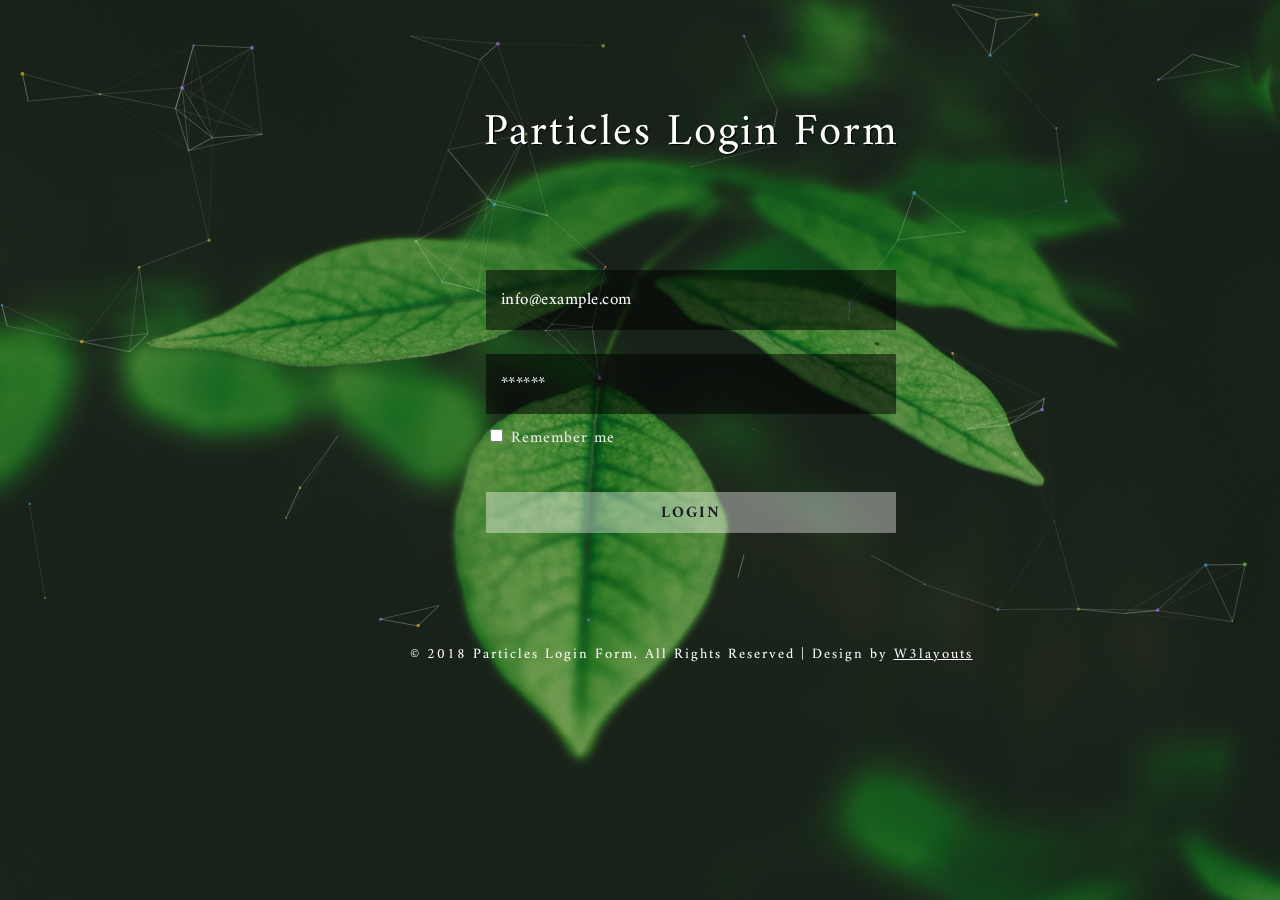
<file: NLayeredArchitecture/wwwroot/login/index.html>
<!--A Design by W3layouts
Author: W3layout
Author URL: http://w3layouts.com
License: Creative Commons Attribution 3.0 Unported
License URL: http://creativecommons.org/licenses/by/3.0/
-->
<!DOCTYPE HTML>
<html lang="zxx">

<head>
	<title>Particles Login Form Form Responsive Widget Template :: w3layouts</title>
	<!-- Meta-Tags -->
	<meta name="viewport" content="width=device-width, initial-scale=1">
	<meta charset="utf-8">
	<meta name="keywords" content="Particles Login Form Form a Responsive Web Template, Bootstrap Web Templates, Flat Web Templates, Android Compatible Web Template, Smartphone Compatible Web Template, Free Webdesigns for Nokia, Samsung, LG, Sony Ericsson, Motorola Web Design">
	<script>
		addEventListener("load", function () {
			setTimeout(hideURLbar, 0);
		}, false);

		function hideURLbar() {
			window.scrollTo(0, 1);
		}
	</script>
	<!-- //Meta-Tags -->
	<!-- Stylesheets -->
	<link href="css/style.css" rel='stylesheet' type='text/css' />
	<!-- online fonts-->
	<link href="https://fonts.googleapis.com/css?family=Amiri:400,400i,700,700i" rel="stylesheet">
</head>

<body>
	<!--  particles  -->
	<div id="particles-js"></div>
	<!-- //particles -->
	<div class="w3ls-pos">
		<h1>Particles Login Form</h1>
		<div class="w3ls-login box">
			<!-- form starts here -->
			<form action="#" method="post">
				<div class="agile-field-txt">
					<input type="email" name="email" placeholder="info@example.com" required="" />
				</div>
				<div class="agile-field-txt">
					<input type="password" name="password" placeholder="******" required="" id="myInput" />
					<div class="agile_label">
						<input id="check3" name="check3" type="checkbox" value="show password">
						<label class="check" for="check3">Remember me</label>
					</div>
				</div>
				<div class="w3ls-bot">
					<input type="submit" value="LOGIN">
				</div>
			</form>
		</div>
		<!-- //form ends here -->
		<!--copyright-->
		<div class="copy-wthree">
			<p>© 2018 Particles Login Form. All Rights Reserved | Design by
				<a href="http://w3layouts.com/" target="_blank">W3layouts</a>
			</p>
		</div>
		<!--//copyright-->
	</div>
	<!-- scripts required  for particle effect -->
	<script src='js/particles.min.js'></script>
	<script src="js/index.js"></script>
	<!-- //scripts required for particle effect -->
</body>

</html>
</file>
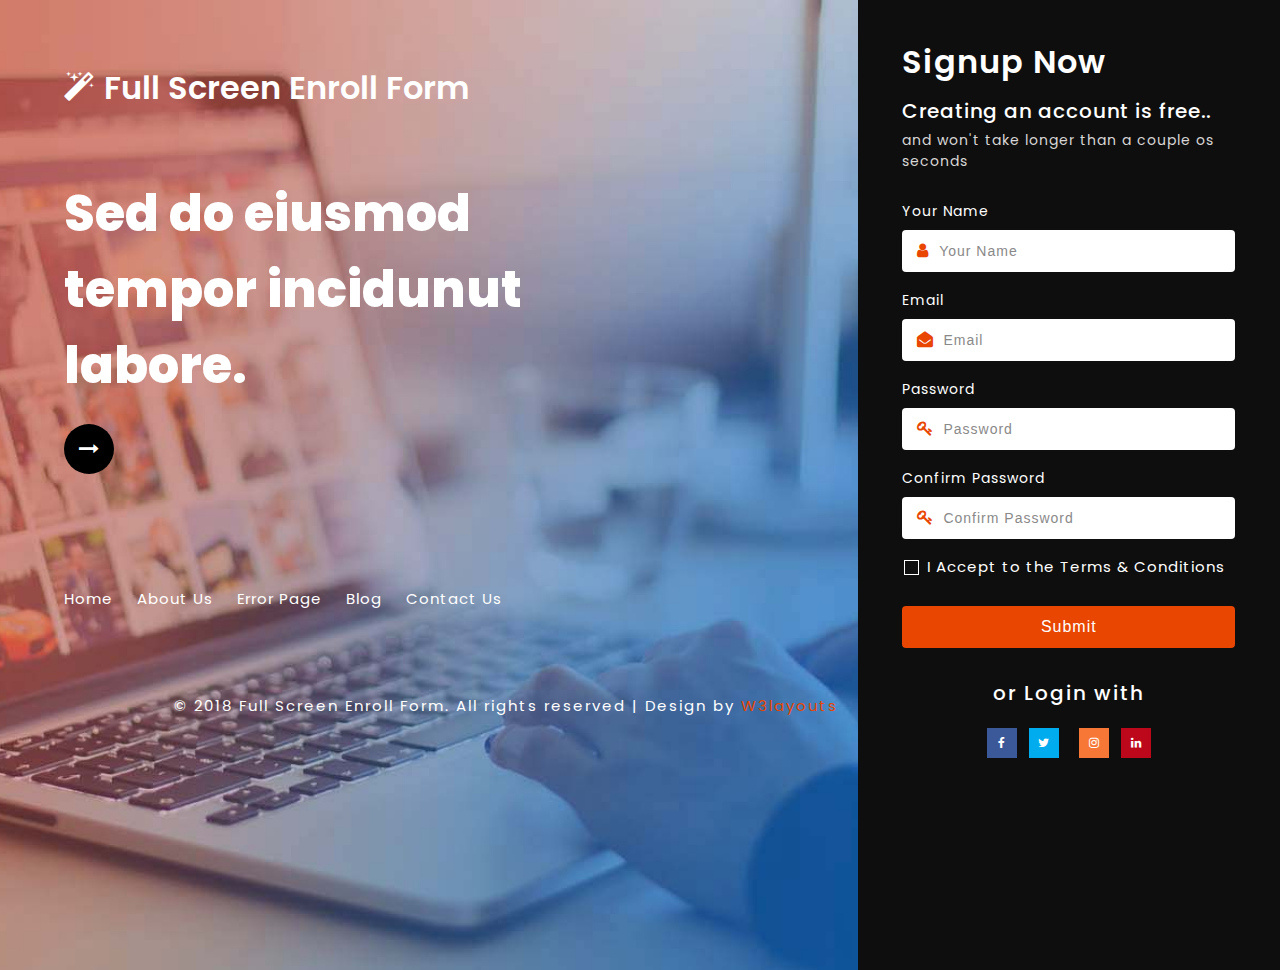
<file: NLayeredArchitecture/wwwroot/web/index.html>
<!DOCTYPE HTML>
<html lang="zxx">

<head>
	<title>Full Screen Enroll Form Responsive Widget Template :: w3layouts</title>
	<!-- Meta tag Keywords -->
	<meta name="viewport" content="width=device-width, initial-scale=1">
	<meta charset="UTF-8" />
	<meta name="keywords" content="Full Screen Enroll Form Responsive Widget,Login form widgets, Sign up Web forms , Login signup Responsive web form,Flat Pricing table,Flat Drop downs,Registration Forms,News letter Forms,Elements" />
	<script>
		addEventListener("load", function () {
			setTimeout(hideURLbar, 0);
		}, false);

		function hideURLbar() {
			window.scrollTo(0, 1);
		}
	</script>
	<!-- Meta tag Keywords -->

	<!-- css files -->
	<link rel="stylesheet" href="css/style.css" type="text/css" media="all" />
	<!-- Style-CSS -->
	<link rel="stylesheet" href="css/font-awesome.min.css">
	<!-- Font-Awesome-Icons-CSS -->
	<!-- //css files -->

	<!-- web-fonts -->
	<link href="//fonts.googleapis.com/css?family=Poppins:100,100i,200,200i,300,300i,400,400i,500,500i,600,600i,700,700i,800,800i,900,900i&amp;subset=devanagari,latin-ext"
	 rel="stylesheet">
	<!-- //web-fonts -->
</head>

<body>
	<div class="main-w3ls">
		<div class="left-content">
			<div class="w3ls-content">
				<!-- logo -->
				<h1>
					<a href="index.html"><span class="fa fa-magic"></span>Full Screen Enroll Form</a>
				</h1>
				<!-- //logo -->
				<h2>Sed do eiusmod tempor incidunut labore.</h2>
				<a href="#" class="button-w3ls">
					<span class="fa fa-long-arrow-right"></span>
				</a>
				<ul class="nav-w3ls">
					<li>
						<a href="#">Home</a>
					</li>
					<li>
						<a href="#">About Us</a>
					</li>
					<li>
						<a href="#">Error Page</a>
					</li>
					<li>
						<a href="#">Blog</a>
					</li>
					<li>
						<a href="#">Contact Us</a>
					</li>
				</ul>
			</div>
			<!-- copyright -->
			<div class="copyright">
				<p>&copy; 2018 Full Screen Enroll Form. All rights reserved | Design by
					<a href="http://w3layouts.com">W3layouts</a>
				</p>
			</div>
			<!-- //copyright -->
		</div>
		<div class="right-form-agile">
			<!-- content -->
			<div class="sub-main-w3">
				<h3>Signup Now</h3>
				<h5>Creating an account is free..</h5>
				<p>and won't take longer than a couple os seconds</p>
				<form action="#" method="post">
					<div class="form-style-agile">
						<label>Your Name</label>
						<div class="pom-agile">
							<span class="fa fa-user"></span>
							<input placeholder="Your Name" name="Name" type="text" required="">
						</div>
					</div>
					<div class="form-style-agile">
						<label>Email</label>
						<div class="pom-agile">
							<span class="fa fa-envelope-open"></span>
							<input placeholder="Email" name="Email" type="email" required="">
						</div>
					</div>
					<div class="form-style-agile">
						<label>Password</label>
						<div class="pom-agile">
							<span class="fa fa-key"></span>
							<input placeholder="Password" name="Password" type="password" id="password1" required="">
						</div>
					</div>
					<div class="form-style-agile">
						<label>Confirm Password</label>
						<div class="pom-agile">
							<span class="fa fa-key"></span>
							<input placeholder="Confirm Password" name="Confirm Password" type="password" id="password2" required="">
						</div>
					</div>
					<div class="sub-agile">
						<input type="checkbox" id="brand1" value="">
						<label for="brand1">
							<span></span>I Accept to the Terms & Conditions</label>
					</div>
					<input type="submit" value="Submit">
				</form>
				<!-- social icons -->
				<div class="w3ls-social">
					<h3>or Login with</h3>
					<ul class="social-nav model-3d-0 footer-social social two">
						<li>
							<a href="#" class="facebook">
								<span class="fa fa-facebook"></span>
							</a>
						</li>
						<li>
							<a href="#" class="twitter">
								<span class="fa fa-twitter"></span>
							</a>
						</li>
						<li>
							<a href="#" class="instagram">
								<span class="fa fa-instagram"></span>
							</a>
						</li>
						<li>
							<a href="#" class="pinterest">
								<span class="fa fa-linkedin"></span>
							</a>
						</li>
					</ul>
				</div>
				<!-- //social icons -->
			</div>
		</div>
	</div>
	<!-- //content -->

</body>

</html>
</file>
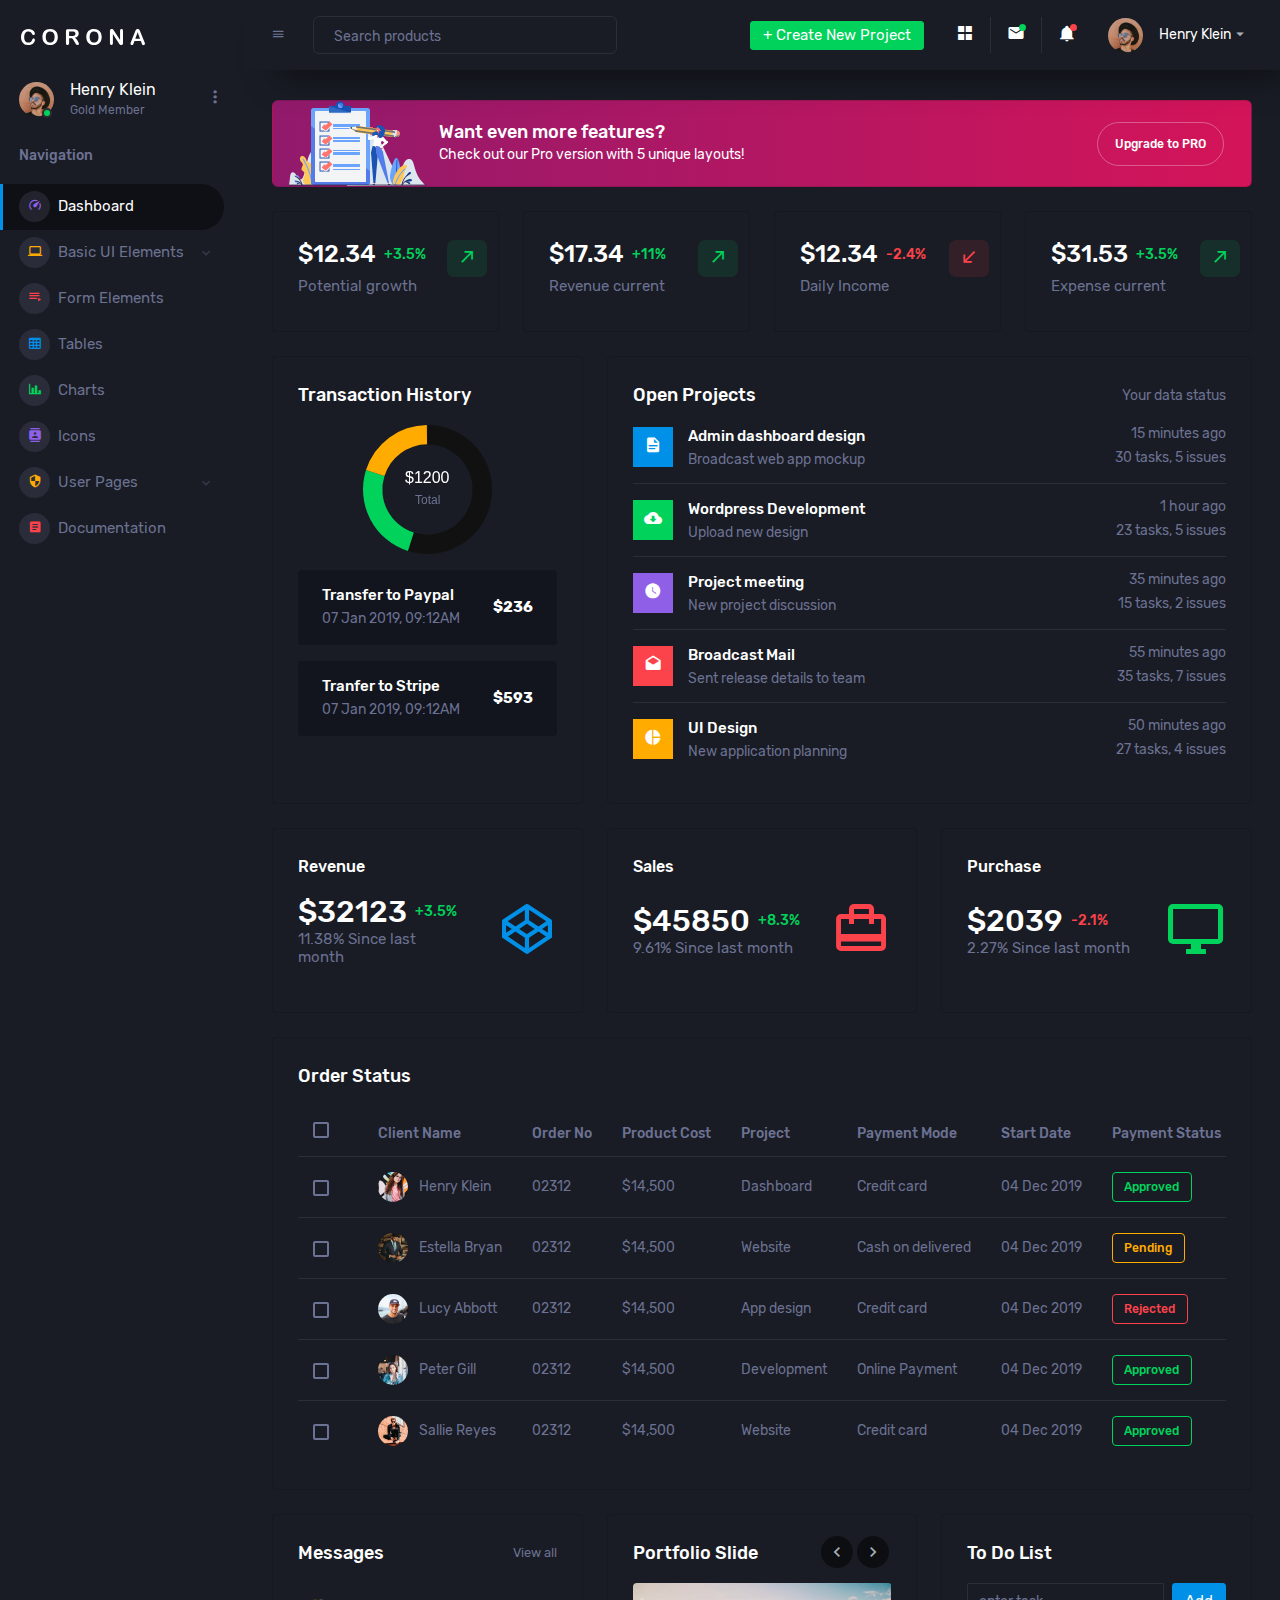
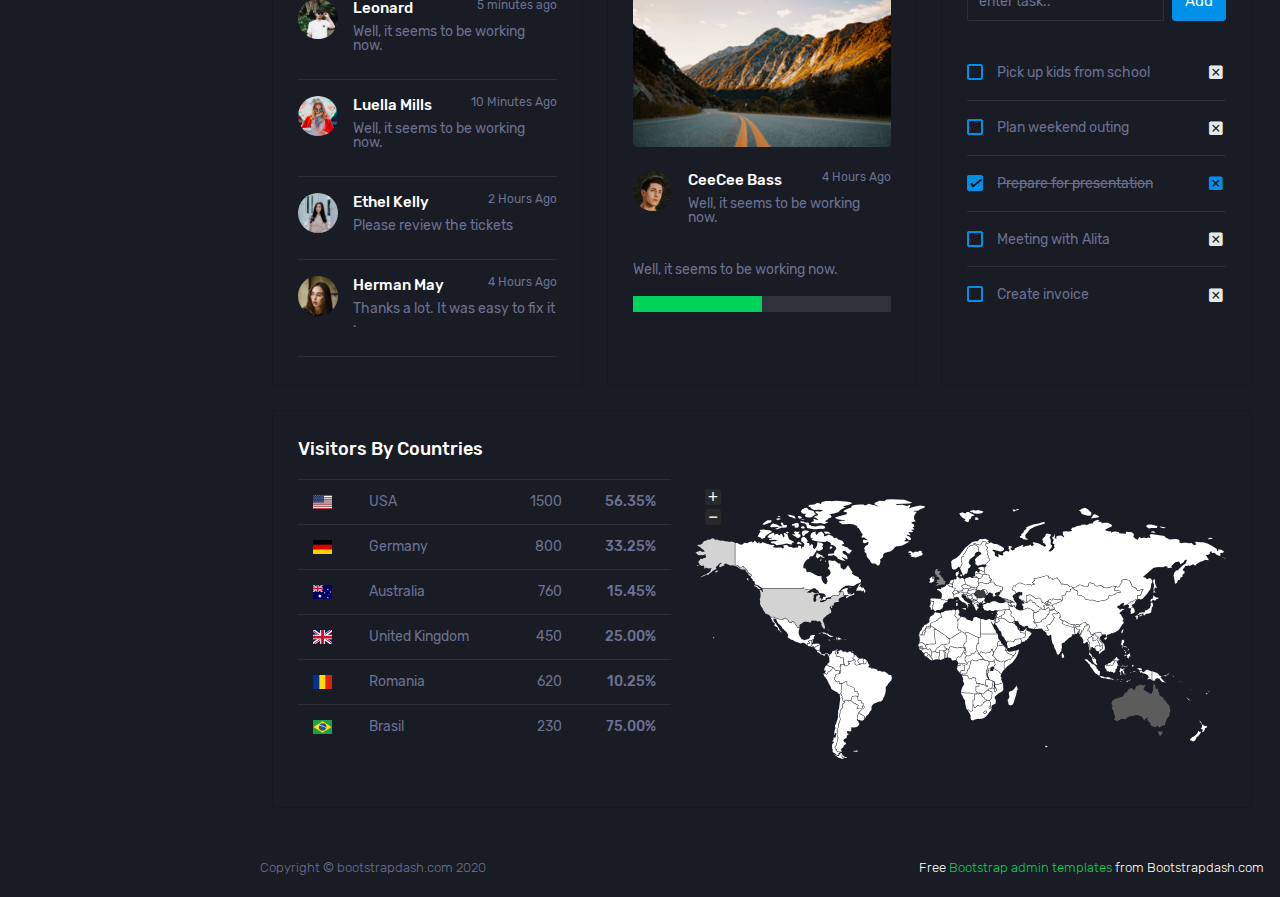
<file: NLayeredArchitecture/wwwroot/corona-free-dark-bootstrap-admin-template-1.0.0/template/index.html>
<!DOCTYPE html>
<html lang="en">
  <head>
    <!-- Required meta tags -->
    <meta charset="utf-8">
    <meta name="viewport" content="width=device-width, initial-scale=1, shrink-to-fit=no">
    <title>Corona Admin</title>
    <!-- plugins:css -->
    <link rel="stylesheet" href="assets/vendors/mdi/css/materialdesignicons.min.css">
    <link rel="stylesheet" href="assets/vendors/css/vendor.bundle.base.css">
    <!-- endinject -->
    <!-- Plugin css for this page -->
    <link rel="stylesheet" href="assets/vendors/jvectormap/jquery-jvectormap.css">
    <link rel="stylesheet" href="assets/vendors/flag-icon-css/css/flag-icon.min.css">
    <link rel="stylesheet" href="assets/vendors/owl-carousel-2/owl.carousel.min.css">
    <link rel="stylesheet" href="assets/vendors/owl-carousel-2/owl.theme.default.min.css">
    <!-- End plugin css for this page -->
    <!-- inject:css -->
    <!-- endinject -->
    <!-- Layout styles -->
    <link rel="stylesheet" href="assets/css/style.css">
    <!-- End layout styles -->
    <link rel="shortcut icon" href="assets/images/favicon.png" />
  </head>
  <body>
    <div class="container-scroller">
      <!-- partial:partials/_sidebar.html -->
      <nav class="sidebar sidebar-offcanvas" id="sidebar">
        <div class="sidebar-brand-wrapper d-none d-lg-flex align-items-center justify-content-center fixed-top">
          <a class="sidebar-brand brand-logo" href="index.html"><img src="assets/images/logo.svg" alt="logo" /></a>
          <a class="sidebar-brand brand-logo-mini" href="index.html"><img src="assets/images/logo-mini.svg" alt="logo" /></a>
        </div>
        <ul class="nav">
          <li class="nav-item profile">
            <div class="profile-desc">
              <div class="profile-pic">
                <div class="count-indicator">
                  <img class="img-xs rounded-circle " src="assets/images/faces/face15.jpg" alt="">
                  <span class="count bg-success"></span>
                </div>
                <div class="profile-name">
                  <h5 class="mb-0 font-weight-normal">Henry Klein</h5>
                  <span>Gold Member</span>
                </div>
              </div>
              <a href="#" id="profile-dropdown" data-toggle="dropdown"><i class="mdi mdi-dots-vertical"></i></a>
              <div class="dropdown-menu dropdown-menu-right sidebar-dropdown preview-list" aria-labelledby="profile-dropdown">
                <a href="#" class="dropdown-item preview-item">
                  <div class="preview-thumbnail">
                    <div class="preview-icon bg-dark rounded-circle">
                      <i class="mdi mdi-settings text-primary"></i>
                    </div>
                  </div>
                  <div class="preview-item-content">
                    <p class="preview-subject ellipsis mb-1 text-small">Account settings</p>
                  </div>
                </a>
                <div class="dropdown-divider"></div>
                <a href="#" class="dropdown-item preview-item">
                  <div class="preview-thumbnail">
                    <div class="preview-icon bg-dark rounded-circle">
                      <i class="mdi mdi-onepassword  text-info"></i>
                    </div>
                  </div>
                  <div class="preview-item-content">
                    <p class="preview-subject ellipsis mb-1 text-small">Change Password</p>
                  </div>
                </a>
                <div class="dropdown-divider"></div>
                <a href="#" class="dropdown-item preview-item">
                  <div class="preview-thumbnail">
                    <div class="preview-icon bg-dark rounded-circle">
                      <i class="mdi mdi-calendar-today text-success"></i>
                    </div>
                  </div>
                  <div class="preview-item-content">
                    <p class="preview-subject ellipsis mb-1 text-small">To-do list</p>
                  </div>
                </a>
              </div>
            </div>
          </li>
          <li class="nav-item nav-category">
            <span class="nav-link">Navigation</span>
          </li>
          <li class="nav-item menu-items">
            <a class="nav-link" href="index.html">
              <span class="menu-icon">
                <i class="mdi mdi-speedometer"></i>
              </span>
              <span class="menu-title">Dashboard</span>
            </a>
          </li>
          <li class="nav-item menu-items">
            <a class="nav-link" data-toggle="collapse" href="#ui-basic" aria-expanded="false" aria-controls="ui-basic">
              <span class="menu-icon">
                <i class="mdi mdi-laptop"></i>
              </span>
              <span class="menu-title">Basic UI Elements</span>
              <i class="menu-arrow"></i>
            </a>
            <div class="collapse" id="ui-basic">
              <ul class="nav flex-column sub-menu">
                <li class="nav-item"> <a class="nav-link" href="pages/ui-features/buttons.html">Buttons</a></li>
                <li class="nav-item"> <a class="nav-link" href="pages/ui-features/dropdowns.html">Dropdowns</a></li>
                <li class="nav-item"> <a class="nav-link" href="pages/ui-features/typography.html">Typography</a></li>
              </ul>
            </div>
          </li>
          <li class="nav-item menu-items">
            <a class="nav-link" href="pages/forms/basic_elements.html">
              <span class="menu-icon">
                <i class="mdi mdi-playlist-play"></i>
              </span>
              <span class="menu-title">Form Elements</span>
            </a>
          </li>
          <li class="nav-item menu-items">
            <a class="nav-link" href="pages/tables/basic-table.html">
              <span class="menu-icon">
                <i class="mdi mdi-table-large"></i>
              </span>
              <span class="menu-title">Tables</span>
            </a>
          </li>
          <li class="nav-item menu-items">
            <a class="nav-link" href="pages/charts/chartjs.html">
              <span class="menu-icon">
                <i class="mdi mdi-chart-bar"></i>
              </span>
              <span class="menu-title">Charts</span>
            </a>
          </li>
          <li class="nav-item menu-items">
            <a class="nav-link" href="pages/icons/mdi.html">
              <span class="menu-icon">
                <i class="mdi mdi-contacts"></i>
              </span>
              <span class="menu-title">Icons</span>
            </a>
          </li>
          <li class="nav-item menu-items">
            <a class="nav-link" data-toggle="collapse" href="#auth" aria-expanded="false" aria-controls="auth">
              <span class="menu-icon">
                <i class="mdi mdi-security"></i>
              </span>
              <span class="menu-title">User Pages</span>
              <i class="menu-arrow"></i>
            </a>
            <div class="collapse" id="auth">
              <ul class="nav flex-column sub-menu">
                <li class="nav-item"> <a class="nav-link" href="pages/samples/blank-page.html"> Blank Page </a></li>
                <li class="nav-item"> <a class="nav-link" href="pages/samples/error-404.html"> 404 </a></li>
                <li class="nav-item"> <a class="nav-link" href="pages/samples/error-500.html"> 500 </a></li>
                <li class="nav-item"> <a class="nav-link" href="pages/samples/login.html"> Login </a></li>
                <li class="nav-item"> <a class="nav-link" href="pages/samples/register.html"> Register </a></li>
              </ul>
            </div>
          </li>
          <li class="nav-item menu-items">
            <a class="nav-link" href="http://www.bootstrapdash.com/demo/corona-free/jquery/documentation/documentation.html">
              <span class="menu-icon">
                <i class="mdi mdi-file-document-box"></i>
              </span>
              <span class="menu-title">Documentation</span>
            </a>
          </li>
        </ul>
      </nav>
      <!-- partial -->
      <div class="container-fluid page-body-wrapper">
        <!-- partial:partials/_navbar.html -->
        <nav class="navbar p-0 fixed-top d-flex flex-row">
          <div class="navbar-brand-wrapper d-flex d-lg-none align-items-center justify-content-center">
            <a class="navbar-brand brand-logo-mini" href="index.html"><img src="assets/images/logo-mini.svg" alt="logo" /></a>
          </div>
          <div class="navbar-menu-wrapper flex-grow d-flex align-items-stretch">
            <button class="navbar-toggler navbar-toggler align-self-center" type="button" data-toggle="minimize">
              <span class="mdi mdi-menu"></span>
            </button>
            <ul class="navbar-nav w-100">
              <li class="nav-item w-100">
                <form class="nav-link mt-2 mt-md-0 d-none d-lg-flex search">
                  <input type="text" class="form-control" placeholder="Search products">
                </form>
              </li>
            </ul>
            <ul class="navbar-nav navbar-nav-right">
              <li class="nav-item dropdown d-none d-lg-block">
                <a class="nav-link btn btn-success create-new-button" id="createbuttonDropdown" data-toggle="dropdown" aria-expanded="false" href="#">+ Create New Project</a>
                <div class="dropdown-menu dropdown-menu-right navbar-dropdown preview-list" aria-labelledby="createbuttonDropdown">
                  <h6 class="p-3 mb-0">Projects</h6>
                  <div class="dropdown-divider"></div>
                  <a class="dropdown-item preview-item">
                    <div class="preview-thumbnail">
                      <div class="preview-icon bg-dark rounded-circle">
                        <i class="mdi mdi-file-outline text-primary"></i>
                      </div>
                    </div>
                    <div class="preview-item-content">
                      <p class="preview-subject ellipsis mb-1">Software Development</p>
                    </div>
                  </a>
                  <div class="dropdown-divider"></div>
                  <a class="dropdown-item preview-item">
                    <div class="preview-thumbnail">
                      <div class="preview-icon bg-dark rounded-circle">
                        <i class="mdi mdi-web text-info"></i>
                      </div>
                    </div>
                    <div class="preview-item-content">
                      <p class="preview-subject ellipsis mb-1">UI Development</p>
                    </div>
                  </a>
                  <div class="dropdown-divider"></div>
                  <a class="dropdown-item preview-item">
                    <div class="preview-thumbnail">
                      <div class="preview-icon bg-dark rounded-circle">
                        <i class="mdi mdi-layers text-danger"></i>
                      </div>
                    </div>
                    <div class="preview-item-content">
                      <p class="preview-subject ellipsis mb-1">Software Testing</p>
                    </div>
                  </a>
                  <div class="dropdown-divider"></div>
                  <p class="p-3 mb-0 text-center">See all projects</p>
                </div>
              </li>
              <li class="nav-item nav-settings d-none d-lg-block">
                <a class="nav-link" href="#">
                  <i class="mdi mdi-view-grid"></i>
                </a>
              </li>
              <li class="nav-item dropdown border-left">
                <a class="nav-link count-indicator dropdown-toggle" id="messageDropdown" href="#" data-toggle="dropdown" aria-expanded="false">
                  <i class="mdi mdi-email"></i>
                  <span class="count bg-success"></span>
                </a>
                <div class="dropdown-menu dropdown-menu-right navbar-dropdown preview-list" aria-labelledby="messageDropdown">
                  <h6 class="p-3 mb-0">Messages</h6>
                  <div class="dropdown-divider"></div>
                  <a class="dropdown-item preview-item">
                    <div class="preview-thumbnail">
                      <img src="assets/images/faces/face4.jpg" alt="image" class="rounded-circle profile-pic">
                    </div>
                    <div class="preview-item-content">
                      <p class="preview-subject ellipsis mb-1">Mark send you a message</p>
                      <p class="text-muted mb-0"> 1 Minutes ago </p>
                    </div>
                  </a>
                  <div class="dropdown-divider"></div>
                  <a class="dropdown-item preview-item">
                    <div class="preview-thumbnail">
                      <img src="assets/images/faces/face2.jpg" alt="image" class="rounded-circle profile-pic">
                    </div>
                    <div class="preview-item-content">
                      <p class="preview-subject ellipsis mb-1">Cregh send you a message</p>
                      <p class="text-muted mb-0"> 15 Minutes ago </p>
                    </div>
                  </a>
                  <div class="dropdown-divider"></div>
                  <a class="dropdown-item preview-item">
                    <div class="preview-thumbnail">
                      <img src="assets/images/faces/face3.jpg" alt="image" class="rounded-circle profile-pic">
                    </div>
                    <div class="preview-item-content">
                      <p class="preview-subject ellipsis mb-1">Profile picture updated</p>
                      <p class="text-muted mb-0"> 18 Minutes ago </p>
                    </div>
                  </a>
                  <div class="dropdown-divider"></div>
                  <p class="p-3 mb-0 text-center">4 new messages</p>
                </div>
              </li>
              <li class="nav-item dropdown border-left">
                <a class="nav-link count-indicator dropdown-toggle" id="notificationDropdown" href="#" data-toggle="dropdown">
                  <i class="mdi mdi-bell"></i>
                  <span class="count bg-danger"></span>
                </a>
                <div class="dropdown-menu dropdown-menu-right navbar-dropdown preview-list" aria-labelledby="notificationDropdown">
                  <h6 class="p-3 mb-0">Notifications</h6>
                  <div class="dropdown-divider"></div>
                  <a class="dropdown-item preview-item">
                    <div class="preview-thumbnail">
                      <div class="preview-icon bg-dark rounded-circle">
                        <i class="mdi mdi-calendar text-success"></i>
                      </div>
                    </div>
                    <div class="preview-item-content">
                      <p class="preview-subject mb-1">Event today</p>
                      <p class="text-muted ellipsis mb-0"> Just a reminder that you have an event today </p>
                    </div>
                  </a>
                  <div class="dropdown-divider"></div>
                  <a class="dropdown-item preview-item">
                    <div class="preview-thumbnail">
                      <div class="preview-icon bg-dark rounded-circle">
                        <i class="mdi mdi-settings text-danger"></i>
                      </div>
                    </div>
                    <div class="preview-item-content">
                      <p class="preview-subject mb-1">Settings</p>
                      <p class="text-muted ellipsis mb-0"> Update dashboard </p>
                    </div>
                  </a>
                  <div class="dropdown-divider"></div>
                  <a class="dropdown-item preview-item">
                    <div class="preview-thumbnail">
                      <div class="preview-icon bg-dark rounded-circle">
                        <i class="mdi mdi-link-variant text-warning"></i>
                      </div>
                    </div>
                    <div class="preview-item-content">
                      <p class="preview-subject mb-1">Launch Admin</p>
                      <p class="text-muted ellipsis mb-0"> New admin wow! </p>
                    </div>
                  </a>
                  <div class="dropdown-divider"></div>
                  <p class="p-3 mb-0 text-center">See all notifications</p>
                </div>
              </li>
              <li class="nav-item dropdown">
                <a class="nav-link" id="profileDropdown" href="#" data-toggle="dropdown">
                  <div class="navbar-profile">
                    <img class="img-xs rounded-circle" src="assets/images/faces/face15.jpg" alt="">
                    <p class="mb-0 d-none d-sm-block navbar-profile-name">Henry Klein</p>
                    <i class="mdi mdi-menu-down d-none d-sm-block"></i>
                  </div>
                </a>
                <div class="dropdown-menu dropdown-menu-right navbar-dropdown preview-list" aria-labelledby="profileDropdown">
                  <h6 class="p-3 mb-0">Profile</h6>
                  <div class="dropdown-divider"></div>
                  <a class="dropdown-item preview-item">
                    <div class="preview-thumbnail">
                      <div class="preview-icon bg-dark rounded-circle">
                        <i class="mdi mdi-settings text-success"></i>
                      </div>
                    </div>
                    <div class="preview-item-content">
                      <p class="preview-subject mb-1">Settings</p>
                    </div>
                  </a>
                  <div class="dropdown-divider"></div>
                  <a class="dropdown-item preview-item">
                    <div class="preview-thumbnail">
                      <div class="preview-icon bg-dark rounded-circle">
                        <i class="mdi mdi-logout text-danger"></i>
                      </div>
                    </div>
                    <div class="preview-item-content">
                      <p class="preview-subject mb-1">Log out</p>
                    </div>
                  </a>
                  <div class="dropdown-divider"></div>
                  <p class="p-3 mb-0 text-center">Advanced settings</p>
                </div>
              </li>
            </ul>
            <button class="navbar-toggler navbar-toggler-right d-lg-none align-self-center" type="button" data-toggle="offcanvas">
              <span class="mdi mdi-format-line-spacing"></span>
            </button>
          </div>
        </nav>
        <!-- partial -->
        <div class="main-panel">
          <div class="content-wrapper">
            <div class="row">
              <div class="col-12 grid-margin stretch-card">
                <div class="card corona-gradient-card">
                  <div class="card-body py-0 px-0 px-sm-3">
                    <div class="row align-items-center">
                      <div class="col-4 col-sm-3 col-xl-2">
                        <img src="assets/images/dashboard/Group126@2x.png" class="gradient-corona-img img-fluid" alt="">
                      </div>
                      <div class="col-5 col-sm-7 col-xl-8 p-0">
                        <h4 class="mb-1 mb-sm-0">Want even more features?</h4>
                        <p class="mb-0 font-weight-normal d-none d-sm-block">Check out our Pro version with 5 unique layouts!</p>
                      </div>
                      <div class="col-3 col-sm-2 col-xl-2 pl-0 text-center">
                        <span>
                          <a href="https://www.bootstrapdash.com/product/corona-admin-template/" target="_blank" class="btn btn-outline-light btn-rounded get-started-btn">Upgrade to PRO</a>
                        </span>
                      </div>
                    </div>
                  </div>
                </div>
              </div>
            </div>
            <div class="row">
              <div class="col-xl-3 col-sm-6 grid-margin stretch-card">
                <div class="card">
                  <div class="card-body">
                    <div class="row">
                      <div class="col-9">
                        <div class="d-flex align-items-center align-self-start">
                          <h3 class="mb-0">$12.34</h3>
                          <p class="text-success ml-2 mb-0 font-weight-medium">+3.5%</p>
                        </div>
                      </div>
                      <div class="col-3">
                        <div class="icon icon-box-success ">
                          <span class="mdi mdi-arrow-top-right icon-item"></span>
                        </div>
                      </div>
                    </div>
                    <h6 class="text-muted font-weight-normal">Potential growth</h6>
                  </div>
                </div>
              </div>
              <div class="col-xl-3 col-sm-6 grid-margin stretch-card">
                <div class="card">
                  <div class="card-body">
                    <div class="row">
                      <div class="col-9">
                        <div class="d-flex align-items-center align-self-start">
                          <h3 class="mb-0">$17.34</h3>
                          <p class="text-success ml-2 mb-0 font-weight-medium">+11%</p>
                        </div>
                      </div>
                      <div class="col-3">
                        <div class="icon icon-box-success">
                          <span class="mdi mdi-arrow-top-right icon-item"></span>
                        </div>
                      </div>
                    </div>
                    <h6 class="text-muted font-weight-normal">Revenue current</h6>
                  </div>
                </div>
              </div>
              <div class="col-xl-3 col-sm-6 grid-margin stretch-card">
                <div class="card">
                  <div class="card-body">
                    <div class="row">
                      <div class="col-9">
                        <div class="d-flex align-items-center align-self-start">
                          <h3 class="mb-0">$12.34</h3>
                          <p class="text-danger ml-2 mb-0 font-weight-medium">-2.4%</p>
                        </div>
                      </div>
                      <div class="col-3">
                        <div class="icon icon-box-danger">
                          <span class="mdi mdi-arrow-bottom-left icon-item"></span>
                        </div>
                      </div>
                    </div>
                    <h6 class="text-muted font-weight-normal">Daily Income</h6>
                  </div>
                </div>
              </div>
              <div class="col-xl-3 col-sm-6 grid-margin stretch-card">
                <div class="card">
                  <div class="card-body">
                    <div class="row">
                      <div class="col-9">
                        <div class="d-flex align-items-center align-self-start">
                          <h3 class="mb-0">$31.53</h3>
                          <p class="text-success ml-2 mb-0 font-weight-medium">+3.5%</p>
                        </div>
                      </div>
                      <div class="col-3">
                        <div class="icon icon-box-success ">
                          <span class="mdi mdi-arrow-top-right icon-item"></span>
                        </div>
                      </div>
                    </div>
                    <h6 class="text-muted font-weight-normal">Expense current</h6>
                  </div>
                </div>
              </div>
            </div>
            <div class="row">
              <div class="col-md-4 grid-margin stretch-card">
                <div class="card">
                  <div class="card-body">
                    <h4 class="card-title">Transaction History</h4>
                    <canvas id="transaction-history" class="transaction-chart"></canvas>
                    <div class="bg-gray-dark d-flex d-md-block d-xl-flex flex-row py-3 px-4 px-md-3 px-xl-4 rounded mt-3">
                      <div class="text-md-center text-xl-left">
                        <h6 class="mb-1">Transfer to Paypal</h6>
                        <p class="text-muted mb-0">07 Jan 2019, 09:12AM</p>
                      </div>
                      <div class="align-self-center flex-grow text-right text-md-center text-xl-right py-md-2 py-xl-0">
                        <h6 class="font-weight-bold mb-0">$236</h6>
                      </div>
                    </div>
                    <div class="bg-gray-dark d-flex d-md-block d-xl-flex flex-row py-3 px-4 px-md-3 px-xl-4 rounded mt-3">
                      <div class="text-md-center text-xl-left">
                        <h6 class="mb-1">Tranfer to Stripe</h6>
                        <p class="text-muted mb-0">07 Jan 2019, 09:12AM</p>
                      </div>
                      <div class="align-self-center flex-grow text-right text-md-center text-xl-right py-md-2 py-xl-0">
                        <h6 class="font-weight-bold mb-0">$593</h6>
                      </div>
                    </div>
                  </div>
                </div>
              </div>
              <div class="col-md-8 grid-margin stretch-card">
                <div class="card">
                  <div class="card-body">
                    <div class="d-flex flex-row justify-content-between">
                      <h4 class="card-title mb-1">Open Projects</h4>
                      <p class="text-muted mb-1">Your data status</p>
                    </div>
                    <div class="row">
                      <div class="col-12">
                        <div class="preview-list">
                          <div class="preview-item border-bottom">
                            <div class="preview-thumbnail">
                              <div class="preview-icon bg-primary">
                                <i class="mdi mdi-file-document"></i>
                              </div>
                            </div>
                            <div class="preview-item-content d-sm-flex flex-grow">
                              <div class="flex-grow">
                                <h6 class="preview-subject">Admin dashboard design</h6>
                                <p class="text-muted mb-0">Broadcast web app mockup</p>
                              </div>
                              <div class="mr-auto text-sm-right pt-2 pt-sm-0">
                                <p class="text-muted">15 minutes ago</p>
                                <p class="text-muted mb-0">30 tasks, 5 issues </p>
                              </div>
                            </div>
                          </div>
                          <div class="preview-item border-bottom">
                            <div class="preview-thumbnail">
                              <div class="preview-icon bg-success">
                                <i class="mdi mdi-cloud-download"></i>
                              </div>
                            </div>
                            <div class="preview-item-content d-sm-flex flex-grow">
                              <div class="flex-grow">
                                <h6 class="preview-subject">Wordpress Development</h6>
                                <p class="text-muted mb-0">Upload new design</p>
                              </div>
                              <div class="mr-auto text-sm-right pt-2 pt-sm-0">
                                <p class="text-muted">1 hour ago</p>
                                <p class="text-muted mb-0">23 tasks, 5 issues </p>
                              </div>
                            </div>
                          </div>
                          <div class="preview-item border-bottom">
                            <div class="preview-thumbnail">
                              <div class="preview-icon bg-info">
                                <i class="mdi mdi-clock"></i>
                              </div>
                            </div>
                            <div class="preview-item-content d-sm-flex flex-grow">
                              <div class="flex-grow">
                                <h6 class="preview-subject">Project meeting</h6>
                                <p class="text-muted mb-0">New project discussion</p>
                              </div>
                              <div class="mr-auto text-sm-right pt-2 pt-sm-0">
                                <p class="text-muted">35 minutes ago</p>
                                <p class="text-muted mb-0">15 tasks, 2 issues</p>
                              </div>
                            </div>
                          </div>
                          <div class="preview-item border-bottom">
                            <div class="preview-thumbnail">
                              <div class="preview-icon bg-danger">
                                <i class="mdi mdi-email-open"></i>
                              </div>
                            </div>
                            <div class="preview-item-content d-sm-flex flex-grow">
                              <div class="flex-grow">
                                <h6 class="preview-subject">Broadcast Mail</h6>
                                <p class="text-muted mb-0">Sent release details to team</p>
                              </div>
                              <div class="mr-auto text-sm-right pt-2 pt-sm-0">
                                <p class="text-muted">55 minutes ago</p>
                                <p class="text-muted mb-0">35 tasks, 7 issues </p>
                              </div>
                            </div>
                          </div>
                          <div class="preview-item">
                            <div class="preview-thumbnail">
                              <div class="preview-icon bg-warning">
                                <i class="mdi mdi-chart-pie"></i>
                              </div>
                            </div>
                            <div class="preview-item-content d-sm-flex flex-grow">
                              <div class="flex-grow">
                                <h6 class="preview-subject">UI Design</h6>
                                <p class="text-muted mb-0">New application planning</p>
                              </div>
                              <div class="mr-auto text-sm-right pt-2 pt-sm-0">
                                <p class="text-muted">50 minutes ago</p>
                                <p class="text-muted mb-0">27 tasks, 4 issues </p>
                              </div>
                            </div>
                          </div>
                        </div>
                      </div>
                    </div>
                  </div>
                </div>
              </div>
            </div>
            <div class="row">
              <div class="col-sm-4 grid-margin">
                <div class="card">
                  <div class="card-body">
                    <h5>Revenue</h5>
                    <div class="row">
                      <div class="col-8 col-sm-12 col-xl-8 my-auto">
                        <div class="d-flex d-sm-block d-md-flex align-items-center">
                          <h2 class="mb-0">$32123</h2>
                          <p class="text-success ml-2 mb-0 font-weight-medium">+3.5%</p>
                        </div>
                        <h6 class="text-muted font-weight-normal">11.38% Since last month</h6>
                      </div>
                      <div class="col-4 col-sm-12 col-xl-4 text-center text-xl-right">
                        <i class="icon-lg mdi mdi-codepen text-primary ml-auto"></i>
                      </div>
                    </div>
                  </div>
                </div>
              </div>
              <div class="col-sm-4 grid-margin">
                <div class="card">
                  <div class="card-body">
                    <h5>Sales</h5>
                    <div class="row">
                      <div class="col-8 col-sm-12 col-xl-8 my-auto">
                        <div class="d-flex d-sm-block d-md-flex align-items-center">
                          <h2 class="mb-0">$45850</h2>
                          <p class="text-success ml-2 mb-0 font-weight-medium">+8.3%</p>
                        </div>
                        <h6 class="text-muted font-weight-normal"> 9.61% Since last month</h6>
                      </div>
                      <div class="col-4 col-sm-12 col-xl-4 text-center text-xl-right">
                        <i class="icon-lg mdi mdi-wallet-travel text-danger ml-auto"></i>
                      </div>
                    </div>
                  </div>
                </div>
              </div>
              <div class="col-sm-4 grid-margin">
                <div class="card">
                  <div class="card-body">
                    <h5>Purchase</h5>
                    <div class="row">
                      <div class="col-8 col-sm-12 col-xl-8 my-auto">
                        <div class="d-flex d-sm-block d-md-flex align-items-center">
                          <h2 class="mb-0">$2039</h2>
                          <p class="text-danger ml-2 mb-0 font-weight-medium">-2.1% </p>
                        </div>
                        <h6 class="text-muted font-weight-normal">2.27% Since last month</h6>
                      </div>
                      <div class="col-4 col-sm-12 col-xl-4 text-center text-xl-right">
                        <i class="icon-lg mdi mdi-monitor text-success ml-auto"></i>
                      </div>
                    </div>
                  </div>
                </div>
              </div>
            </div>
            <div class="row ">
              <div class="col-12 grid-margin">
                <div class="card">
                  <div class="card-body">
                    <h4 class="card-title">Order Status</h4>
                    <div class="table-responsive">
                      <table class="table">
                        <thead>
                          <tr>
                            <th>
                              <div class="form-check form-check-muted m-0">
                                <label class="form-check-label">
                                  <input type="checkbox" class="form-check-input">
                                </label>
                              </div>
                            </th>
                            <th> Client Name </th>
                            <th> Order No </th>
                            <th> Product Cost </th>
                            <th> Project </th>
                            <th> Payment Mode </th>
                            <th> Start Date </th>
                            <th> Payment Status </th>
                          </tr>
                        </thead>
                        <tbody>
                          <tr>
                            <td>
                              <div class="form-check form-check-muted m-0">
                                <label class="form-check-label">
                                  <input type="checkbox" class="form-check-input">
                                </label>
                              </div>
                            </td>
                            <td>
                              <img src="assets/images/faces/face1.jpg" alt="image" />
                              <span class="pl-2">Henry Klein</span>
                            </td>
                            <td> 02312 </td>
                            <td> $14,500 </td>
                            <td> Dashboard </td>
                            <td> Credit card </td>
                            <td> 04 Dec 2019 </td>
                            <td>
                              <div class="badge badge-outline-success">Approved</div>
                            </td>
                          </tr>
                          <tr>
                            <td>
                              <div class="form-check form-check-muted m-0">
                                <label class="form-check-label">
                                  <input type="checkbox" class="form-check-input">
                                </label>
                              </div>
                            </td>
                            <td>
                              <img src="assets/images/faces/face2.jpg" alt="image" />
                              <span class="pl-2">Estella Bryan</span>
                            </td>
                            <td> 02312 </td>
                            <td> $14,500 </td>
                            <td> Website </td>
                            <td> Cash on delivered </td>
                            <td> 04 Dec 2019 </td>
                            <td>
                              <div class="badge badge-outline-warning">Pending</div>
                            </td>
                          </tr>
                          <tr>
                            <td>
                              <div class="form-check form-check-muted m-0">
                                <label class="form-check-label">
                                  <input type="checkbox" class="form-check-input">
                                </label>
                              </div>
                            </td>
                            <td>
                              <img src="assets/images/faces/face5.jpg" alt="image" />
                              <span class="pl-2">Lucy Abbott</span>
                            </td>
                            <td> 02312 </td>
                            <td> $14,500 </td>
                            <td> App design </td>
                            <td> Credit card </td>
                            <td> 04 Dec 2019 </td>
                            <td>
                              <div class="badge badge-outline-danger">Rejected</div>
                            </td>
                          </tr>
                          <tr>
                            <td>
                              <div class="form-check form-check-muted m-0">
                                <label class="form-check-label">
                                  <input type="checkbox" class="form-check-input">
                                </label>
                              </div>
                            </td>
                            <td>
                              <img src="assets/images/faces/face3.jpg" alt="image" />
                              <span class="pl-2">Peter Gill</span>
                            </td>
                            <td> 02312 </td>
                            <td> $14,500 </td>
                            <td> Development </td>
                            <td> Online Payment </td>
                            <td> 04 Dec 2019 </td>
                            <td>
                              <div class="badge badge-outline-success">Approved</div>
                            </td>
                          </tr>
                          <tr>
                            <td>
                              <div class="form-check form-check-muted m-0">
                                <label class="form-check-label">
                                  <input type="checkbox" class="form-check-input">
                                </label>
                              </div>
                            </td>
                            <td>
                              <img src="assets/images/faces/face4.jpg" alt="image" />
                              <span class="pl-2">Sallie Reyes</span>
                            </td>
                            <td> 02312 </td>
                            <td> $14,500 </td>
                            <td> Website </td>
                            <td> Credit card </td>
                            <td> 04 Dec 2019 </td>
                            <td>
                              <div class="badge badge-outline-success">Approved</div>
                            </td>
                          </tr>
                        </tbody>
                      </table>
                    </div>
                  </div>
                </div>
              </div>
            </div>
            <div class="row">
              <div class="col-md-6 col-xl-4 grid-margin stretch-card">
                <div class="card">
                  <div class="card-body">
                    <div class="d-flex flex-row justify-content-between">
                      <h4 class="card-title">Messages</h4>
                      <p class="text-muted mb-1 small">View all</p>
                    </div>
                    <div class="preview-list">
                      <div class="preview-item border-bottom">
                        <div class="preview-thumbnail">
                          <img src="assets/images/faces/face6.jpg" alt="image" class="rounded-circle" />
                        </div>
                        <div class="preview-item-content d-flex flex-grow">
                          <div class="flex-grow">
                            <div class="d-flex d-md-block d-xl-flex justify-content-between">
                              <h6 class="preview-subject">Leonard</h6>
                              <p class="text-muted text-small">5 minutes ago</p>
                            </div>
                            <p class="text-muted">Well, it seems to be working now.</p>
                          </div>
                        </div>
                      </div>
                      <div class="preview-item border-bottom">
                        <div class="preview-thumbnail">
                          <img src="assets/images/faces/face8.jpg" alt="image" class="rounded-circle" />
                        </div>
                        <div class="preview-item-content d-flex flex-grow">
                          <div class="flex-grow">
                            <div class="d-flex d-md-block d-xl-flex justify-content-between">
                              <h6 class="preview-subject">Luella Mills</h6>
                              <p class="text-muted text-small">10 Minutes Ago</p>
                            </div>
                            <p class="text-muted">Well, it seems to be working now.</p>
                          </div>
                        </div>
                      </div>
                      <div class="preview-item border-bottom">
                        <div class="preview-thumbnail">
                          <img src="assets/images/faces/face9.jpg" alt="image" class="rounded-circle" />
                        </div>
                        <div class="preview-item-content d-flex flex-grow">
                          <div class="flex-grow">
                            <div class="d-flex d-md-block d-xl-flex justify-content-between">
                              <h6 class="preview-subject">Ethel Kelly</h6>
                              <p class="text-muted text-small">2 Hours Ago</p>
                            </div>
                            <p class="text-muted">Please review the tickets</p>
                          </div>
                        </div>
                      </div>
                      <div class="preview-item border-bottom">
                        <div class="preview-thumbnail">
                          <img src="assets/images/faces/face11.jpg" alt="image" class="rounded-circle" />
                        </div>
                        <div class="preview-item-content d-flex flex-grow">
                          <div class="flex-grow">
                            <div class="d-flex d-md-block d-xl-flex justify-content-between">
                              <h6 class="preview-subject">Herman May</h6>
                              <p class="text-muted text-small">4 Hours Ago</p>
                            </div>
                            <p class="text-muted">Thanks a lot. It was easy to fix it .</p>
                          </div>
                        </div>
                      </div>
                    </div>
                  </div>
                </div>
              </div>
              <div class="col-md-6 col-xl-4 grid-margin stretch-card">
                <div class="card">
                  <div class="card-body">
                    <h4 class="card-title">Portfolio Slide</h4>
                    <div class="owl-carousel owl-theme full-width owl-carousel-dash portfolio-carousel" id="owl-carousel-basic">
                      <div class="item">
                        <img src="assets/images/dashboard/Rectangle.jpg" alt="">
                      </div>
                      <div class="item">
                        <img src="assets/images/dashboard/Img_5.jpg" alt="">
                      </div>
                      <div class="item">
                        <img src="assets/images/dashboard/img_6.jpg" alt="">
                      </div>
                    </div>
                    <div class="d-flex py-4">
                      <div class="preview-list w-100">
                        <div class="preview-item p-0">
                          <div class="preview-thumbnail">
                            <img src="assets/images/faces/face12.jpg" class="rounded-circle" alt="">
                          </div>
                          <div class="preview-item-content d-flex flex-grow">
                            <div class="flex-grow">
                              <div class="d-flex d-md-block d-xl-flex justify-content-between">
                                <h6 class="preview-subject">CeeCee Bass</h6>
                                <p class="text-muted text-small">4 Hours Ago</p>
                              </div>
                              <p class="text-muted">Well, it seems to be working now.</p>
                            </div>
                          </div>
                        </div>
                      </div>
                    </div>
                    <p class="text-muted">Well, it seems to be working now. </p>
                    <div class="progress progress-md portfolio-progress">
                      <div class="progress-bar bg-success" role="progressbar" style="width: 50%" aria-valuenow="25" aria-valuemin="0" aria-valuemax="100"></div>
                    </div>
                  </div>
                </div>
              </div>
              <div class="col-md-12 col-xl-4 grid-margin stretch-card">
                <div class="card">
                  <div class="card-body">
                    <h4 class="card-title">To do list</h4>
                    <div class="add-items d-flex">
                      <input type="text" class="form-control todo-list-input" placeholder="enter task..">
                      <button class="add btn btn-primary todo-list-add-btn">Add</button>
                    </div>
                    <div class="list-wrapper">
                      <ul class="d-flex flex-column-reverse text-white todo-list todo-list-custom">
                        <li>
                          <div class="form-check form-check-primary">
                            <label class="form-check-label">
                              <input class="checkbox" type="checkbox"> Create invoice </label>
                          </div>
                          <i class="remove mdi mdi-close-box"></i>
                        </li>
                        <li>
                          <div class="form-check form-check-primary">
                            <label class="form-check-label">
                              <input class="checkbox" type="checkbox"> Meeting with Alita </label>
                          </div>
                          <i class="remove mdi mdi-close-box"></i>
                        </li>
                        <li class="completed">
                          <div class="form-check form-check-primary">
                            <label class="form-check-label">
                              <input class="checkbox" type="checkbox" checked> Prepare for presentation </label>
                          </div>
                          <i class="remove mdi mdi-close-box"></i>
                        </li>
                        <li>
                          <div class="form-check form-check-primary">
                            <label class="form-check-label">
                              <input class="checkbox" type="checkbox"> Plan weekend outing </label>
                          </div>
                          <i class="remove mdi mdi-close-box"></i>
                        </li>
                        <li>
                          <div class="form-check form-check-primary">
                            <label class="form-check-label">
                              <input class="checkbox" type="checkbox"> Pick up kids from school </label>
                          </div>
                          <i class="remove mdi mdi-close-box"></i>
                        </li>
                      </ul>
                    </div>
                  </div>
                </div>
              </div>
            </div>
            <div class="row">
              <div class="col-12">
                <div class="card">
                  <div class="card-body">
                    <h4 class="card-title">Visitors by Countries</h4>
                    <div class="row">
                      <div class="col-md-5">
                        <div class="table-responsive">
                          <table class="table">
                            <tbody>
                              <tr>
                                <td>
                                  <i class="flag-icon flag-icon-us"></i>
                                </td>
                                <td>USA</td>
                                <td class="text-right"> 1500 </td>
                                <td class="text-right font-weight-medium"> 56.35% </td>
                              </tr>
                              <tr>
                                <td>
                                  <i class="flag-icon flag-icon-de"></i>
                                </td>
                                <td>Germany</td>
                                <td class="text-right"> 800 </td>
                                <td class="text-right font-weight-medium"> 33.25% </td>
                              </tr>
                              <tr>
                                <td>
                                  <i class="flag-icon flag-icon-au"></i>
                                </td>
                                <td>Australia</td>
                                <td class="text-right"> 760 </td>
                                <td class="text-right font-weight-medium"> 15.45% </td>
                              </tr>
                              <tr>
                                <td>
                                  <i class="flag-icon flag-icon-gb"></i>
                                </td>
                                <td>United Kingdom</td>
                                <td class="text-right"> 450 </td>
                                <td class="text-right font-weight-medium"> 25.00% </td>
                              </tr>
                              <tr>
                                <td>
                                  <i class="flag-icon flag-icon-ro"></i>
                                </td>
                                <td>Romania</td>
                                <td class="text-right"> 620 </td>
                                <td class="text-right font-weight-medium"> 10.25% </td>
                              </tr>
                              <tr>
                                <td>
                                  <i class="flag-icon flag-icon-br"></i>
                                </td>
                                <td>Brasil</td>
                                <td class="text-right"> 230 </td>
                                <td class="text-right font-weight-medium"> 75.00% </td>
                              </tr>
                            </tbody>
                          </table>
                        </div>
                      </div>
                      <div class="col-md-7">
                        <div id="audience-map" class="vector-map"></div>
                      </div>
                    </div>
                  </div>
                </div>
              </div>
            </div>
          </div>
          <!-- content-wrapper ends -->
          <!-- partial:partials/_footer.html -->
          <footer class="footer">
            <div class="d-sm-flex justify-content-center justify-content-sm-between">
              <span class="text-muted d-block text-center text-sm-left d-sm-inline-block">Copyright © bootstrapdash.com 2020</span>
              <span class="float-none float-sm-right d-block mt-1 mt-sm-0 text-center"> Free <a href="https://www.bootstrapdash.com/bootstrap-admin-template/" target="_blank">Bootstrap admin templates</a> from Bootstrapdash.com</span>
            </div>
          </footer>
          <!-- partial -->
        </div>
        <!-- main-panel ends -->
      </div>
      <!-- page-body-wrapper ends -->
    </div>
    <!-- container-scroller -->
    <!-- plugins:js -->
    <script src="assets/vendors/js/vendor.bundle.base.js"></script>
    <!-- endinject -->
    <!-- Plugin js for this page -->
    <script src="assets/vendors/chart.js/Chart.min.js"></script>
    <script src="assets/vendors/progressbar.js/progressbar.min.js"></script>
    <script src="assets/vendors/jvectormap/jquery-jvectormap.min.js"></script>
    <script src="assets/vendors/jvectormap/jquery-jvectormap-world-mill-en.js"></script>
    <script src="assets/vendors/owl-carousel-2/owl.carousel.min.js"></script>
    <!-- End plugin js for this page -->
    <!-- inject:js -->
    <script src="assets/js/off-canvas.js"></script>
    <script src="assets/js/hoverable-collapse.js"></script>
    <script src="assets/js/misc.js"></script>
    <script src="assets/js/settings.js"></script>
    <script src="assets/js/todolist.js"></script>
    <!-- endinject -->
    <!-- Custom js for this page -->
    <script src="assets/js/dashboard.js"></script>
    <!-- End custom js for this page -->
  </body>
</html>
</file>
<file: NLayeredArchitecture/wwwroot/corona-free-dark-bootstrap-admin-template-1.0.0/template/assets/vendors/css/vendor.bundle.base.css>
/*
 * Container style
 */
.ps {
  overflow: hidden !important;
  overflow-anchor: none;
  -ms-overflow-style: none;
  touch-action: auto;
  -ms-touch-action: auto;
}

/*
 * Scrollbar rail styles
 */
.ps__rail-x {
  display: none;
  opacity: 0;
  transition: background-color .2s linear, opacity .2s linear;
  -webkit-transition: background-color .2s linear, opacity .2s linear;
  height: 15px;
  /* there must be 'bottom' or 'top' for ps__rail-x */
  bottom: 0px;
  /* please don't change 'position' */
  position: absolute;
}

.ps__rail-y {
  display: none;
  opacity: 0;
  transition: background-color .2s linear, opacity .2s linear;
  -webkit-transition: background-color .2s linear, opacity .2s linear;
  width: 15px;
  /* there must be 'right' or 'left' for ps__rail-y */
  right: 0;
  /* please don't change 'position' */
  position: absolute;
}

.ps--active-x > .ps__rail-x,
.ps--active-y > .ps__rail-y {
  display: block;
  background-color: transparent;
}

.ps:hover > .ps__rail-x,
.ps:hover > .ps__rail-y,
.ps--focus > .ps__rail-x,
.ps--focus > .ps__rail-y,
.ps--scrolling-x > .ps__rail-x,
.ps--scrolling-y > .ps__rail-y {
  opacity: 0.6;
}

.ps .ps__rail-x:hover,
.ps .ps__rail-y:hover,
.ps .ps__rail-x:focus,
.ps .ps__rail-y:focus,
.ps .ps__rail-x.ps--clicking,
.ps .ps__rail-y.ps--clicking {
  background-color: #eee;
  opacity: 0.9;
}

/*
 * Scrollbar thumb styles
 */
.ps__thumb-x {
  background-color: #aaa;
  border-radius: 6px;
  transition: background-color .2s linear, height .2s ease-in-out;
  -webkit-transition: background-color .2s linear, height .2s ease-in-out;
  height: 6px;
  /* there must be 'bottom' for ps__thumb-x */
  bottom: 2px;
  /* please don't change 'position' */
  position: absolute;
}

.ps__thumb-y {
  background-color: #aaa;
  border-radius: 6px;
  transition: background-color .2s linear, width .2s ease-in-out;
  -webkit-transition: background-color .2s linear, width .2s ease-in-out;
  width: 6px;
  /* there must be 'right' for ps__thumb-y */
  right: 2px;
  /* please don't change 'position' */
  position: absolute;
}

.ps__rail-x:hover > .ps__thumb-x,
.ps__rail-x:focus > .ps__thumb-x,
.ps__rail-x.ps--clicking .ps__thumb-x {
  background-color: #999;
  height: 11px;
}

.ps__rail-y:hover > .ps__thumb-y,
.ps__rail-y:focus > .ps__thumb-y,
.ps__rail-y.ps--clicking .ps__thumb-y {
  background-color: #999;
  width: 11px;
}

/* MS supports */
@supports (-ms-overflow-style: none) {
  .ps {
    overflow: auto !important;
  }
}

@media screen and (-ms-high-contrast: active), (-ms-high-contrast: none) {
  .ps {
    overflow: auto !important;
  }
}
</file>
<file: NLayeredArchitecture/wwwroot/login/css/style.css>
/*
Author: W3layout
Author URL: http://w3layouts.com
License: Creative Commons Attribution 3.0 Unported
License URL: http://creativecommons.org/licenses/by/3.0/
*/

/*--reset--*/

html,
body,
div,
span,
applet,
object,
iframe,
h1,
h2,
h3,
h4,
h5,
h6,
p,
blockquote,
pre,
a,
abbr,
acronym,
address,
big,
cite,
code,
del,
dfn,
em,
img,
ins,
kbd,
q,
s,
samp,
small,
strike,
strong,
sub,
sup,
tt,
var,
b,
u,
i,
dl,
dt,
dd,
ol,
nav ul,
nav li,
fieldset,
form,
label,
legend,
table,
caption,
tbody,
tfoot,
thead,
tr,
th,
td,
article,
aside,
canvas,
details,
embed,
figure,
figcaption,
footer,
header,
hgroup,
menu,
nav,
output,
ruby,
section,
summary,
time,
mark,
audio,
video {
    margin: 0;
    padding: 0;
    border: 0;
    font-size: 100%;
    font: inherit;
    vertical-align: baseline;
}

article,
aside,
details,
figcaption,
figure,
footer,
header,
hgroup,
menu,
nav,
section {
    display: block;
}

ol,
ul {
    list-style: none;
    margin: 0px;
    padding: 0px;
}

blockquote,
q {
    quotes: none;
}

blockquote:before,
blockquote:after,
q:before,
q:after {
    content: '';
    content: none;
}

table {
    border-collapse: collapse;
    border-spacing: 0;
}

.clearfix {
    clear: both;
}

/*--start editing from here--*/

a {
    text-decoration: none;
}

.txt-rt {
    text-align: right;
}

/* text align right */

.txt-lt {
    text-align: left;
}

/* text align left */

.txt-center {
    text-align: center;
}

/* text align center */

.float-rt {
    float: right;
}

/* float right */

.float-lt {
    float: left;
}

/* float left */

.pos-relative {
    position: relative;
}

/* Position Relative */

.pos-absolute {
    position: absolute;
}

/* Position Absolute */

.vertical-base {
    vertical-align: baseline;
}

/* vertical align baseline */

.vertical-top {
    vertical-align: top;
}

/* vertical align top */

nav.vertical ul li {
    display: block;
}

/* vertical menu */

nav.horizontal ul li {
    display: inline-block;
}

/* horizontal menu */

img {
    max-width: 100%;
}

/*--end reset--*/

body {
    font-family: 'Amiri', serif;
    font-size: 100%;
    background: url(../images/banner.jpg)no-repeat center;
    background-size: cover;
    -webkit-background-size: cover;
    -moz-background-size: cover;
    -o-background-size: cover;
    -ms-background-size: cover;
    background-attachment: fixed;
    text-align: center;
    position: relative;
}

.w3ls-pos {
    position: absolute;
    top: 40px;
    left: 29%;
}

.w3ls-login {
    display: -webkit-flex;
    display: -webkit-box;
    display: -moz-flex;
    display: -moz-box;
    display: -ms-flexbox;
    display: flex;
    flex-direction: column;
    justify-content: center;
    align-items: center;
    -webkit-box-pack: center;
    -moz-box-pack: center;
    -ms-flex-pack: center;
    -webkit-justify-content: center;
    justify-content: center;
}

h1 {
    font-size: 2.8em;
    font-weight: 300;
    text-transform: capitalize;
    color: #fff;
    text-shadow: 1px 1px 1px #000;
    letter-spacing: 2px;
    margin: 1.2em 1vw;
    text-align: center;
    font-family: 'Amiri', serif;
}

.w3ls-login form {
    max-width: 500px;
    margin: 0 5vw;
    padding: 3.5vw;
    border-width: 5px 0;
    box-sizing: border-box;
    display: flex;
    display: -webkit-flex;
    flex-wrap: wrap;
}

.agile-field-txt {
    flex-basis: 100%;
    -webkit-flex-basis: 100%;
    margin-bottom: 1.5em;
}

.w3ls-login input[type="email"],
.w3ls-login input[type="password"] {
    width: 100%;
    color: #fff;
    outline: none;
    font-size: 17px;
    letter-spacing: 0.5px;
    padding: 15px;
    box-sizing: border-box;
    border: none;
    -webkit-appearance: none;
    font-family: 'Amiri', serif;
    background: rgba(0, 0, 0, 0.53);
}

.w3ls-login ::-webkit-input-placeholder {
    color: #fff;
}

.w3ls-login :-moz-placeholder {
    /* Firefox 18- */
    color: #fff;
}

.w3ls-login ::-moz-placeholder {
    /* Firefox 19+ */
    color: #fff;
}

.w3ls-login :-ms-input-placeholder {
    color: #fff;
}

.check1 {
    text-align: left;
}

label.check {
    color: #ededed;
    letter-spacing: 1px;
    font-size: 16px;
    display: inline-block;
}

.agile_label {
    text-align: left;
    margin: 10px 0 0;
}

.w3ls-login.w3l-sub {
    margin-top: 1em;
    flex-basis: 100%;
    -webkit-flex-basis: 100%;
}

.w3ls-login input[type=submit] {
    color: #191c24;
    font-weight: 100;
    width: 100%;
    padding: 0.4em 0;
    font-size: 1em;
    font-weight: 600;
    letter-spacing: 2px;
    cursor: pointer;
    border: none;
    outline: none;
    background: rgba(255, 255, 255, 0.38);
    font-family: 'Amiri', serif;
    transition: 0.5s all ease;
    -webkit-transition: 0.5s all ease;
    -moz-transition: 0.5s all ease;
    -o-transition: 0.5s all ease;
    -ms-transition: 0.5s all ease;
}

.w3ls-login input[type=submit]:hover {
    color: #fff;
    box-shadow: 0 20px 5px -10px rgba(0, 0, 0, 0.4);
    transform: translateY(5px);
}

.w3ls-bot {
    margin-top: 1em;
    width: 100%;
}

#particles-js {
    width: 100%;
    height: 100%;
}

/*--copyright--*/

.copy-wthree {
    margin: 4em 0 2em;
}

.copy-wthree p {
    color: #fff;
    font-size: 14.5px;
    letter-spacing: 2px;
    line-height: 1.8;
    margin: 0 3vw;
}

.copy-wthree p a {
    color: #fff;
    transition: 0.5s all ease;
    -webkit-transition: 0.5s all ease;
    -moz-transition: 0.5s all ease;
    -o-transition: 0.5s all ease;
    -ms-transition: 0.5s all ease;
    text-decoration: underline;
}

.copy-wthree p a:hover {
    color: #fff;
}

/*--//copyright--*/

/*--responsive--*/

@media screen and (max-width: 1080px) {
    .w3ls-pos {
        left: 22%;
    }
}

@media(max-width:1024px) {
    h1 {
        font-size: 4.5vw;
    }
}

@media(max-width:900px) {
    .w3ls-pos {
        left: 16%;
    }
}

@media(max-width:800px) {
    h1 {
        font-size: 5vw;
    }
    .w3ls-pos {
        left: 10%;
    }
}

@media(max-width:736px) {
    .w3ls-pos {
        left: 9%;
    }
}

@media(max-width:667px) {
    .w3ls-pos {
        left: 4%;
    }
}

@media(max-width:600px) {
    .w3ls-pos {
        top: 15px;
    }
}

@media(max-width:480px) {
    h1 {
        font-size: 7vw;
    }
    .w3ls-login form {
        padding: 7.5vw;
    }
}

@media(max-width:440px) {
    .parent {
        display: block;
    }
}

@media(max-width:320px) {
    h1 {
        font-size: 1.8em;
    }
    .w3ls-login form {
        padding: 25px 8px;
    }
    .w3ls-login input[type="email"],
    .w3ls-login input[type="password"] {
        padding: 10px 15px;
    }
    .w3ls-login input[type=submit] {
        color: #191c24;
        font-weight: 100;
        width: 100%;
        padding: 0.3em 0;
    }
    .w3ls-pos {
        left: 0%;
    }
}

/*--//responsive--*/
</file>
<file: NLayeredArchitecture/wwwroot/web/css/style.css>
/*--
Author: W3layouts
Author URL: http://w3layouts.com
License: Creative Commons Attribution 3.0 Unported
License URL: http://creativecommons.org/licenses/by/3.0/
--*/
/* reset */
html,
body,
div,
span,
applet,
object,
iframe,
h1,
h2,
h3,
h4,
h5,
h6,
p,
blockquote,
pre,
a,
abbr,
acronym,
address,
big,
cite,
code,
del,
dfn,
em,
img,
ins,
kbd,
q,
s,
samp,
small,
strike,
strong,
sub,
sup,
tt,
var,
b,
u,
i,
dl,
dt,
dd,
ol,
nav ul,
nav li,
fieldset,
form,
label,
legend,
table,
caption,
tbody,
tfoot,
thead,
tr,
th,
td,
article,
aside,
canvas,
details,
embed,
figure,
figcaption,
footer,
header,
hgroup,
menu,
nav,
output,
ruby,
section,
summary,
time,
mark,
audio,
video {
    margin: 0;
    padding: 0;
    border: 0;
    font-size: 100%;
    font: inherit;
    vertical-align: baseline;
}

article,
aside,
details,
figcaption,
figure,
footer,
header,
hgroup,
menu,
nav,
section {
    display: block;
}

ol,
ul {
    list-style: none;
    margin: 0px;
    padding: 0px;
}

blockquote,
q {
    quotes: none;
}

blockquote:before,
blockquote:after,
q:before,
q:after {
    content: '';
    content: none;
}

table {
    border-collapse: collapse;
    border-spacing: 0;
}

/* start editing from here */
a {
    text-decoration: none;
}

.txt-rt {
    text-align: right;
}

/* text align right */
.txt-lt {
    text-align: left;
}

/* text align left */
.txt-center {
    text-align: center;
}

/* text align center */
.float-rt {
    float: right;
}

/* float right */
.float-lt {
    float: left;
}

/* float left */
.clear {
    clear: both;
}

/* clear float */
.pos-relative {
    position: relative;
}

/* Position Relative */
.pos-absolute {
    position: absolute;
}

/* Position Absolute */
.vertical-base {
    vertical-align: baseline;
}

/* vertical align baseline */
.vertical-top {
    vertical-align: top;
}

/* vertical align top */
nav.vertical ul li {
    display: block;
}

/* vertical menu */
nav.horizontal ul li {
    display: inline-block;
}

/* horizontal menu */
img {
    max-width: 100%;
}

/*end reset*/
body {
    font-size: 100%;
    font-family: 'Poppins', sans-serif;
}

/*--header--*/
h1 a {
    font-size: 2em;
    color: #fff;
    letter-spacing: 0px;
    font-weight: 600;
    margin-bottom: 5vw;
    display: inline-block;
}

h1 a span {
    margin-right: 10px;
}

/*--//header--*/
/* content */
/* left content */
.main-w3ls {
    display: -webkit-box;
    display: -ms-flexbox;
    display: flex;
    -ms-flex-wrap: wrap;
    flex-wrap: wrap;
}

.left-content {
    background: url(../images/2.jpg) no-repeat center;
    background-size: cover;
    -webkit-background-size: cover;
    -moz-background-size: cover;
    -o-background-size: cover;
    -ms-background-size: cover;
    background-position: center;
    -webkit-box-flex: 0;
    -ms-flex: 0 0 67%;
    flex: 0 0 67%;
    max-width: 67%;
}

.w3ls-content {
    padding: 5vw;
}

/* navigation */
ul.nav-w3ls {
    margin-top: 7em;
}

ul.nav-w3ls li {
    display: inline-block;
}

ul.nav-w3ls li a {
    color: #fff;
    font-size: 15px;
    letter-spacing: 1px;
    margin: 0 20px;
    -webkit-transition: 0.5s all;
    -o-transition: 0.5s all;
    -moz-transition: 0.5s all;
    -ms-transition: 0.5s all;
    transition: 0.5s all;
}

ul.nav-w3ls li a:hover {
    opacity: .7;
    -webkit-transition: 0.5s all;
    -o-transition: 0.5s all;
    -moz-transition: 0.5s all;
    -ms-transition: 0.5s all;
    transition: 0.5s all;
}

ul.nav-w3ls li:nth-child(1) a,
ul.nav-w3ls li:nth-child(5) a,
ul.nav-w3ls li:nth-child(3) a {
    margin: 0;
}

/* //navigation */
/* button */
a.button-w3ls span {
    background: #000;
    color: #fff;
    width: 50px;
    height: 50px;
    border-radius: 50%;
    text-align: center;
    line-height: 2.5;
    font-size: 20px;
    margin-top: 1em;
    -webkit-transition: 0.5s all;
    -o-transition: 0.5s all;
    -moz-transition: 0.5s all;
    -ms-transition: 0.5s all;
    transition: 0.5s all;
}

a.button-w3ls span:hover {
    background: #0183e8 !important;
    -webkit-transition: 0.5s all;
    -o-transition: 0.5s all;
    -moz-transition: 0.5s all;
    -ms-transition: 0.5s all;
    transition: 0.5s all;
}

/* //button */
/* //left content */
/* right content */
.right-form-agile {
    -webkit-box-flex: 0;
    -ms-flex: 0 0 33%;
    flex: 0 0 33%;
    max-width: 33%;
}

.sub-main-w3 {
    padding: 3vw 3.5vw 2.5vw;
    background: #0e0e0e;
    min-height: 100vh;
}

.w3ls-content h2 {
    font-size: 50px;
    color: #fff;
    font-weight: 800;
    max-width: 480px;
}

.sub-main-w3 h3 {
    color: #fff;
    font-size: 32px;
    letter-spacing: 1px;
    font-weight: 600;
}

.sub-main-w3 h5 {
    color: #fff;
    letter-spacing: 1px;
    font-size: 20px;
    font-weight: 500;
    margin: 10px 0 4px;
}

.sub-main-w3 p {
    color: #d8d6d6;
    font-size: 14px;
    letter-spacing: 1px;
    margin-bottom: 1.8em;
}

.sub-main-w3 label {
    color: #fff;
    font-size: 14px;
    letter-spacing: 1px;
    margin-bottom: 8px;
    display: inline-block;
}

.pom-agile {
    padding: 12px 15px;
    background: #fff;
    margin-bottom: 15px;
    width: 100%;
    border-radius: 4px;
    box-sizing: border-box;
    display: -webkit-flex;
    display: -webkit-box;
    display: -moz-flex;
    display: -moz-box;
    display: -ms-flexbox;
    display: flex;
    -webkit-justify-content: space-between;
    justify-content: space-between;
    flex-basis: 100%;
}

.pom-agile span {
    color: #e84601;
    flex-basis: 4%;
    -webkit-flex-basis: 4%;
    margin-right: 8px;
}

/* form */
.pom-agile input[type="text"],
.pom-agile input[type="email"],
.pom-agile input[type="password"] {
    outline: none;
    font-size: 14px;
    border: none;
    background: transparent;
    color: #000;
    letter-spacing: 1px;
    flex-basis: 95%;
    -webkit-flex-basis: 95%;
}

.sub-main-w3 input[type="submit"] {
    color: #fff;
    background: #e84601;
    border: none;
    padding: 12px 0;
    margin-top: 1.3em;
    outline: none;
    width: 100%;
    font-size: 16px;
    cursor: pointer;
    letter-spacing: 1px;
    border-radius: 4px;
    -webkit-transition: 0.5s all;
    -o-transition: 0.5s all;
    -moz-transition: 0.5s all;
    -ms-transition: 0.5s all;
    transition: 0.5s all;
}

.sub-main-w3 input[type="submit"]:hover {
    opacity: .8;
    -webkit-transition: 0.5s all;
    -o-transition: 0.5s all;
    -moz-transition: 0.5s all;
    -ms-transition: 0.5s all;
    transition: 0.5s all;
}

/* //form */
/* checkbox */
.sub-agile {
    float: left;
}

.sub-agile input[type="checkbox"] {
    display: none;
}

.sub-agile input[type="checkbox"]+label {
    position: relative;
    padding-left: 25px;
    display: inline-block;
    font-size: 15px;
    color: #fff;
    cursor: pointer;
}

.sub-agile input[type="checkbox"]+label span:first-child {
    width: 13px;
    height: 13px;
    display: inline-block;
    border: 1px solid #fff;
    position: absolute;
    top: 5px;
    left: 2px;
}

.sub-agile input[type="checkbox"]:checked+label span:first-child:before {
    content: "";
    background: url(../images/tick.png)no-repeat;
    position: absolute;
    left: 2px;
    top: 1px;
    font-size: 10px;
    width: 10px;
    height: 10px;
}

.sub-w3l a {
    float: right;
    font-size: .9em;
    color: #fff;
    letter-spacing: 1px;
}

/* //checkbox */
/* placeholder-color */
::-webkit-input-placeholder {
    color: #8a8989;
}

:-moz-placeholder {
    /* Firefox 18- */
    color: #8a8989;
}

::-moz-placeholder {
    /* Firefox 19+ */
    color: #8a8989;
}

:-ms-input-placeholder {
    color: #8a8989;
}

/* //placeholder-color */
/* social icons */
.w3ls-social h3 {
    color: #fff;
    letter-spacing: 2px;
    font-size: 20px;
    font-weight: 500;
    margin: 1.5em 0 1em;
}

.w3ls-social {
    text-align: center;
}

.social-nav li {
    display: inline-block;
}

.social-nav li:nth-child(2),
.social-nav li:nth-child(3) {
    margin: 0 .5em;
}

.social-nav a {
    display: inline-block;
    float: none;
    width: 30px;
    height: 30px;
    text-decoration: none;
    cursor: pointer;
    text-align: center;
    background: #000;
    position: relative;
    -webkit-transition: 0.5s;
    -moz-transition: 0.5s;
    -o-transition: 0.5s;
    transition: 0.5s;
}

.social-nav a:hover {
    opacity: .8;
}

a.twitter {
    background: #00acee;
}

a.facebook {
    background: #3b5998;
}

a.instagram {
    background: #f77737;
}

a.pinterest {
    background: #bd081c;
}

.social span {
    color: #fff;
    font-size: 12px;
    line-height: 30px;
}

/* //social icons */
/* //right content */
/* //content */
/* copyright */
.copyright p {
    color: #fff;
    letter-spacing: 2px;
    font-size: 15px;
    margin: 1.5vw;
    text-align: right;
}

.copyright p a {
    color: #e84601;
    -webkit-transition: 0.5s all;
    -o-transition: 0.5s all;
    -moz-transition: 0.5s all;
    -ms-transition: 0.5s all;
    transition: 0.5s all;
}

.copyright p a:hover {
    color: #fff;
    -webkit-transition: 0.5s all;
    -o-transition: 0.5s all;
    -moz-transition: 0.5s all;
    -ms-transition: 0.5s all;
    transition: 0.5s all;
}

/* //copyright */
/* responsive */
@media(max-width: 1080px) {
    .left-content {
        -webkit-box-flex: 0;
        -ms-flex: 0 0 60%;
        flex: 0 0 60%;
        max-width: 60%;
    }

    .right-form-agile {
        -webkit-box-flex: 0;
        -ms-flex: 0 0 40%;
        flex: 0 0 40%;
        max-width: 40%;
    }

    .copyright p {
        font-size: 14px;
    }

    h1 a {
        font-size: 1.8em;
    }

    .w3ls-content h2 {
        font-size: 44px;
    }

    .sub-main-w3 h3 {
        font-size: 28px;
    }

    .sub-main-w3 h5 {
        font-size: 18px;
    }

    .sub-main-w3 p {
        font-size: 13px;
        margin-bottom: 1.5em;
    }

    .sub-main-w3 label {
        font-size: 13px;
    }

    .sub-agile input[type="checkbox"]+label {
        font-size: 14px;
    }

    h1 a {
        margin-bottom: 8vw;
    }

    .copyright p {
        margin: 4vw 1.5vw;
    }
}

@media(max-width: 900px) {
    .copyright p {
        padding: 4vw 1.5vw;
        margin: 0;
    }

    .left-content {
        -webkit-box-flex: 0;
        -ms-flex: 0 0 60%;
        flex: 0 0 100%;
        max-width: 100%;
        order: 2;
    }

    .right-form-agile {
        -webkit-box-flex: 0;
        -ms-flex: 0 0 100%;
        flex: 0 0 100%;
        max-width: 100%;
        order: 1;
    }

    .sub-main-w3 {
        padding: 5vw 10vw;
    }

    .w3ls-content h2 {
        font-size: 40px;
    }
}

@media(max-width: 480px) {
    .w3ls-social h3 {
        font-size: 20px;
        margin: 1.5em 0 .6em;
    }

    .w3ls-content h2 {
        font-size: 34px;
    }

    ul.nav-w3ls li a {
        font-size: 14px;
    }

    .copyright p {
        font-size: 13px;
    }

    ul.nav-w3ls {
        margin-top: 4em;
    }
}

@media(max-width: 440px) {
    ul.nav-w3ls li a {
        margin: 0 11px;
    }
}

@media(max-width: 414px) {
    h1 a {
        font-size: 1.6em;
    }

    .w3ls-content h2 {
        font-size: 30px;
    }

    ul.nav-w3ls li a {
        margin: 0 18px;
    }
}

@media(max-width: 384px) {
    .sub-agile input[type="checkbox"]+label {
        font-size: 13px;
    }

    h1 a {
        font-size: 1.4em;
    }

    .w3ls-content h2 {
        font-size: 28px;
    }
}

@media(max-width: 375px) {
    .sub-main-w3 h3 {
        font-size: 25px;
    }

    .sub-main-w3 h5 {
        font-size: 16px;
    }

    .sub-main-w3 p {
        font-size: 12px;
    }

    .pom-agile input[type="text"],
    .pom-agile input[type="email"],
    .pom-agile input[type="password"] {
        font-size: 13px;
    }
}

@media(max-width: 320px) {
    ul.nav-w3ls {
        margin-top: 3em;
    }

    h1 a {
        font-size: 1.2em;
    }

    .w3ls-content h2 {
        font-size: 26px;
    }

    .sub-main-w3 h5 {
        font-size: 14px;
    }
}

/* //responsive */
</file>
<file: NLayeredArchitecture/wwwroot/corona-free-dark-bootstrap-admin-template-1.0.0/template/assets/vendors/flag-icon-css/css/flag-icon.min.css>
.flag-icon-background{background-size:contain;background-position:50%;background-repeat:no-repeat}.flag-icon{background-size:contain;background-position:50%;background-repeat:no-repeat;position:relative;display:inline-block;width:1.33333333em;line-height:1em}.flag-icon:before{content:'\00a0'}.flag-icon.flag-icon-squared{width:1em}.flag-icon-ad{background-image:url(../flags/4x3/ad.svg)}.flag-icon-ad.flag-icon-squared{background-image:url(../flags/1x1/ad.svg)}.flag-icon-ae{background-image:url(../flags/4x3/ae.svg)}.flag-icon-ae.flag-icon-squared{background-image:url(../flags/1x1/ae.svg)}.flag-icon-af{background-image:url(../flags/4x3/af.svg)}.flag-icon-af.flag-icon-squared{background-image:url(../flags/1x1/af.svg)}.flag-icon-ag{background-image:url(../flags/4x3/ag.svg)}.flag-icon-ag.flag-icon-squared{background-image:url(../flags/1x1/ag.svg)}.flag-icon-ai{background-image:url(../flags/4x3/ai.svg)}.flag-icon-ai.flag-icon-squared{background-image:url(../flags/1x1/ai.svg)}.flag-icon-al{background-image:url(../flags/4x3/al.svg)}.flag-icon-al.flag-icon-squared{background-image:url(../flags/1x1/al.svg)}.flag-icon-am{background-image:url(../flags/4x3/am.svg)}.flag-icon-am.flag-icon-squared{background-image:url(../flags/1x1/am.svg)}.flag-icon-ao{background-image:url(../flags/4x3/ao.svg)}.flag-icon-ao.flag-icon-squared{background-image:url(../flags/1x1/ao.svg)}.flag-icon-aq{background-image:url(../flags/4x3/aq.svg)}.flag-icon-aq.flag-icon-squared{background-image:url(../flags/1x1/aq.svg)}.flag-icon-ar{background-image:url(../flags/4x3/ar.svg)}.flag-icon-ar.flag-icon-squared{background-image:url(../flags/1x1/ar.svg)}.flag-icon-as{background-image:url(../flags/4x3/as.svg)}.flag-icon-as.flag-icon-squared{background-image:url(../flags/1x1/as.svg)}.flag-icon-at{background-image:url(../flags/4x3/at.svg)}.flag-icon-at.flag-icon-squared{background-image:url(../flags/1x1/at.svg)}.flag-icon-au{background-image:url(../flags/4x3/au.svg)}.flag-icon-au.flag-icon-squared{background-image:url(../flags/1x1/au.svg)}.flag-icon-aw{background-image:url(../flags/4x3/aw.svg)}.flag-icon-aw.flag-icon-squared{background-image:url(../flags/1x1/aw.svg)}.flag-icon-ax{background-image:url(../flags/4x3/ax.svg)}.flag-icon-ax.flag-icon-squared{background-image:url(../flags/1x1/ax.svg)}.flag-icon-az{background-image:url(../flags/4x3/az.svg)}.flag-icon-az.flag-icon-squared{background-image:url(../flags/1x1/az.svg)}.flag-icon-ba{background-image:url(../flags/4x3/ba.svg)}.flag-icon-ba.flag-icon-squared{background-image:url(../flags/1x1/ba.svg)}.flag-icon-bb{background-image:url(../flags/4x3/bb.svg)}.flag-icon-bb.flag-icon-squared{background-image:url(../flags/1x1/bb.svg)}.flag-icon-bd{background-image:url(../flags/4x3/bd.svg)}.flag-icon-bd.flag-icon-squared{background-image:url(../flags/1x1/bd.svg)}.flag-icon-be{background-image:url(../flags/4x3/be.svg)}.flag-icon-be.flag-icon-squared{background-image:url(../flags/1x1/be.svg)}.flag-icon-bf{background-image:url(../flags/4x3/bf.svg)}.flag-icon-bf.flag-icon-squared{background-image:url(../flags/1x1/bf.svg)}.flag-icon-bg{background-image:url(../flags/4x3/bg.svg)}.flag-icon-bg.flag-icon-squared{background-image:url(../flags/1x1/bg.svg)}.flag-icon-bh{background-image:url(../flags/4x3/bh.svg)}.flag-icon-bh.flag-icon-squared{background-image:url(../flags/1x1/bh.svg)}.flag-icon-bi{background-image:url(../flags/4x3/bi.svg)}.flag-icon-bi.flag-icon-squared{background-image:url(../flags/1x1/bi.svg)}.flag-icon-bj{background-image:url(../flags/4x3/bj.svg)}.flag-icon-bj.flag-icon-squared{background-image:url(../flags/1x1/bj.svg)}.flag-icon-bl{background-image:url(../flags/4x3/bl.svg)}.flag-icon-bl.flag-icon-squared{background-image:url(../flags/1x1/bl.svg)}.flag-icon-bm{background-image:url(../flags/4x3/bm.svg)}.flag-icon-bm.flag-icon-squared{background-image:url(../flags/1x1/bm.svg)}.flag-icon-bn{background-image:url(../flags/4x3/bn.svg)}.flag-icon-bn.flag-icon-squared{background-image:url(../flags/1x1/bn.svg)}.flag-icon-bo{background-image:url(../flags/4x3/bo.svg)}.flag-icon-bo.flag-icon-squared{background-image:url(../flags/1x1/bo.svg)}.flag-icon-bq{background-image:url(../flags/4x3/bq.svg)}.flag-icon-bq.flag-icon-squared{background-image:url(../flags/1x1/bq.svg)}.flag-icon-br{background-image:url(../flags/4x3/br.svg)}.flag-icon-br.flag-icon-squared{background-image:url(../flags/1x1/br.svg)}.flag-icon-bs{background-image:url(../flags/4x3/bs.svg)}.flag-icon-bs.flag-icon-squared{background-image:url(../flags/1x1/bs.svg)}.flag-icon-bt{background-image:url(../flags/4x3/bt.svg)}.flag-icon-bt.flag-icon-squared{background-image:url(../flags/1x1/bt.svg)}.flag-icon-bv{background-image:url(../flags/4x3/bv.svg)}.flag-icon-bv.flag-icon-squared{background-image:url(../flags/1x1/bv.svg)}.flag-icon-bw{background-image:url(../flags/4x3/bw.svg)}.flag-icon-bw.flag-icon-squared{background-image:url(../flags/1x1/bw.svg)}.flag-icon-by{background-image:url(../flags/4x3/by.svg)}.flag-icon-by.flag-icon-squared{background-image:url(../flags/1x1/by.svg)}.flag-icon-bz{background-image:url(../flags/4x3/bz.svg)}.flag-icon-bz.flag-icon-squared{background-image:url(../flags/1x1/bz.svg)}.flag-icon-ca{background-image:url(../flags/4x3/ca.svg)}.flag-icon-ca.flag-icon-squared{background-image:url(../flags/1x1/ca.svg)}.flag-icon-cc{background-image:url(../flags/4x3/cc.svg)}.flag-icon-cc.flag-icon-squared{background-image:url(../flags/1x1/cc.svg)}.flag-icon-cd{background-image:url(../flags/4x3/cd.svg)}.flag-icon-cd.flag-icon-squared{background-image:url(../flags/1x1/cd.svg)}.flag-icon-cf{background-image:url(../flags/4x3/cf.svg)}.flag-icon-cf.flag-icon-squared{background-image:url(../flags/1x1/cf.svg)}.flag-icon-cg{background-image:url(../flags/4x3/cg.svg)}.flag-icon-cg.flag-icon-squared{background-image:url(../flags/1x1/cg.svg)}.flag-icon-ch{background-image:url(../flags/4x3/ch.svg)}.flag-icon-ch.flag-icon-squared{background-image:url(../flags/1x1/ch.svg)}.flag-icon-ci{background-image:url(../flags/4x3/ci.svg)}.flag-icon-ci.flag-icon-squared{background-image:url(../flags/1x1/ci.svg)}.flag-icon-ck{background-image:url(../flags/4x3/ck.svg)}.flag-icon-ck.flag-icon-squared{background-image:url(../flags/1x1/ck.svg)}.flag-icon-cl{background-image:url(../flags/4x3/cl.svg)}.flag-icon-cl.flag-icon-squared{background-image:url(../flags/1x1/cl.svg)}.flag-icon-cm{background-image:url(../flags/4x3/cm.svg)}.flag-icon-cm.flag-icon-squared{background-image:url(../flags/1x1/cm.svg)}.flag-icon-cn{background-image:url(../flags/4x3/cn.svg)}.flag-icon-cn.flag-icon-squared{background-image:url(../flags/1x1/cn.svg)}.flag-icon-co{background-image:url(../flags/4x3/co.svg)}.flag-icon-co.flag-icon-squared{background-image:url(../flags/1x1/co.svg)}.flag-icon-cr{background-image:url(../flags/4x3/cr.svg)}.flag-icon-cr.flag-icon-squared{background-image:url(../flags/1x1/cr.svg)}.flag-icon-cu{background-image:url(../flags/4x3/cu.svg)}.flag-icon-cu.flag-icon-squared{background-image:url(../flags/1x1/cu.svg)}.flag-icon-cv{background-image:url(../flags/4x3/cv.svg)}.flag-icon-cv.flag-icon-squared{background-image:url(../flags/1x1/cv.svg)}.flag-icon-cw{background-image:url(../flags/4x3/cw.svg)}.flag-icon-cw.flag-icon-squared{background-image:url(../flags/1x1/cw.svg)}.flag-icon-cx{background-image:url(../flags/4x3/cx.svg)}.flag-icon-cx.flag-icon-squared{background-image:url(../flags/1x1/cx.svg)}.flag-icon-cy{background-image:url(../flags/4x3/cy.svg)}.flag-icon-cy.flag-icon-squared{background-image:url(../flags/1x1/cy.svg)}.flag-icon-cz{background-image:url(../flags/4x3/cz.svg)}.flag-icon-cz.flag-icon-squared{background-image:url(../flags/1x1/cz.svg)}.flag-icon-de{background-image:url(../flags/4x3/de.svg)}.flag-icon-de.flag-icon-squared{background-image:url(../flags/1x1/de.svg)}.flag-icon-dj{background-image:url(../flags/4x3/dj.svg)}.flag-icon-dj.flag-icon-squared{background-image:url(../flags/1x1/dj.svg)}.flag-icon-dk{background-image:url(../flags/4x3/dk.svg)}.flag-icon-dk.flag-icon-squared{background-image:url(../flags/1x1/dk.svg)}.flag-icon-dm{background-image:url(../flags/4x3/dm.svg)}.flag-icon-dm.flag-icon-squared{background-image:url(../flags/1x1/dm.svg)}.flag-icon-do{background-image:url(../flags/4x3/do.svg)}.flag-icon-do.flag-icon-squared{background-image:url(../flags/1x1/do.svg)}.flag-icon-dz{background-image:url(../flags/4x3/dz.svg)}.flag-icon-dz.flag-icon-squared{background-image:url(../flags/1x1/dz.svg)}.flag-icon-ec{background-image:url(../flags/4x3/ec.svg)}.flag-icon-ec.flag-icon-squared{background-image:url(../flags/1x1/ec.svg)}.flag-icon-ee{background-image:url(../flags/4x3/ee.svg)}.flag-icon-ee.flag-icon-squared{background-image:url(../flags/1x1/ee.svg)}.flag-icon-eg{background-image:url(../flags/4x3/eg.svg)}.flag-icon-eg.flag-icon-squared{background-image:url(../flags/1x1/eg.svg)}.flag-icon-eh{background-image:url(../flags/4x3/eh.svg)}.flag-icon-eh.flag-icon-squared{background-image:url(../flags/1x1/eh.svg)}.flag-icon-er{background-image:url(../flags/4x3/er.svg)}.flag-icon-er.flag-icon-squared{background-image:url(../flags/1x1/er.svg)}.flag-icon-es{background-image:url(../flags/4x3/es.svg)}.flag-icon-es.flag-icon-squared{background-image:url(../flags/1x1/es.svg)}.flag-icon-et{background-image:url(../flags/4x3/et.svg)}.flag-icon-et.flag-icon-squared{background-image:url(../flags/1x1/et.svg)}.flag-icon-fi{background-image:url(../flags/4x3/fi.svg)}.flag-icon-fi.flag-icon-squared{background-image:url(../flags/1x1/fi.svg)}.flag-icon-fj{background-image:url(../flags/4x3/fj.svg)}.flag-icon-fj.flag-icon-squared{background-image:url(../flags/1x1/fj.svg)}.flag-icon-fk{background-image:url(../flags/4x3/fk.svg)}.flag-icon-fk.flag-icon-squared{background-image:url(../flags/1x1/fk.svg)}.flag-icon-fm{background-image:url(../flags/4x3/fm.svg)}.flag-icon-fm.flag-icon-squared{background-image:url(../flags/1x1/fm.svg)}.flag-icon-fo{background-image:url(../flags/4x3/fo.svg)}.flag-icon-fo.flag-icon-squared{background-image:url(../flags/1x1/fo.svg)}.flag-icon-fr{background-image:url(../flags/4x3/fr.svg)}.flag-icon-fr.flag-icon-squared{background-image:url(../flags/1x1/fr.svg)}.flag-icon-ga{background-image:url(../flags/4x3/ga.svg)}.flag-icon-ga.flag-icon-squared{background-image:url(../flags/1x1/ga.svg)}.flag-icon-gb{background-image:url(../flags/4x3/gb.svg)}.flag-icon-gb.flag-icon-squared{background-image:url(../flags/1x1/gb.svg)}.flag-icon-gd{background-image:url(../flags/4x3/gd.svg)}.flag-icon-gd.flag-icon-squared{background-image:url(../flags/1x1/gd.svg)}.flag-icon-ge{background-image:url(../flags/4x3/ge.svg)}.flag-icon-ge.flag-icon-squared{background-image:url(../flags/1x1/ge.svg)}.flag-icon-gf{background-image:url(../flags/4x3/gf.svg)}.flag-icon-gf.flag-icon-squared{background-image:url(../flags/1x1/gf.svg)}.flag-icon-gg{background-image:url(../flags/4x3/gg.svg)}.flag-icon-gg.flag-icon-squared{background-image:url(../flags/1x1/gg.svg)}.flag-icon-gh{background-image:url(../flags/4x3/gh.svg)}.flag-icon-gh.flag-icon-squared{background-image:url(../flags/1x1/gh.svg)}.flag-icon-gi{background-image:url(../flags/4x3/gi.svg)}.flag-icon-gi.flag-icon-squared{background-image:url(../flags/1x1/gi.svg)}.flag-icon-gl{background-image:url(../flags/4x3/gl.svg)}.flag-icon-gl.flag-icon-squared{background-image:url(../flags/1x1/gl.svg)}.flag-icon-gm{background-image:url(../flags/4x3/gm.svg)}.flag-icon-gm.flag-icon-squared{background-image:url(../flags/1x1/gm.svg)}.flag-icon-gn{background-image:url(../flags/4x3/gn.svg)}.flag-icon-gn.flag-icon-squared{background-image:url(../flags/1x1/gn.svg)}.flag-icon-gp{background-image:url(../flags/4x3/gp.svg)}.flag-icon-gp.flag-icon-squared{background-image:url(../flags/1x1/gp.svg)}.flag-icon-gq{background-image:url(../flags/4x3/gq.svg)}.flag-icon-gq.flag-icon-squared{background-image:url(../flags/1x1/gq.svg)}.flag-icon-gr{background-image:url(../flags/4x3/gr.svg)}.flag-icon-gr.flag-icon-squared{background-image:url(../flags/1x1/gr.svg)}.flag-icon-gs{background-image:url(../flags/4x3/gs.svg)}.flag-icon-gs.flag-icon-squared{background-image:url(../flags/1x1/gs.svg)}.flag-icon-gt{background-image:url(../flags/4x3/gt.svg)}.flag-icon-gt.flag-icon-squared{background-image:url(../flags/1x1/gt.svg)}.flag-icon-gu{background-image:url(../flags/4x3/gu.svg)}.flag-icon-gu.flag-icon-squared{background-image:url(../flags/1x1/gu.svg)}.flag-icon-gw{background-image:url(../flags/4x3/gw.svg)}.flag-icon-gw.flag-icon-squared{background-image:url(../flags/1x1/gw.svg)}.flag-icon-gy{background-image:url(../flags/4x3/gy.svg)}.flag-icon-gy.flag-icon-squared{background-image:url(../flags/1x1/gy.svg)}.flag-icon-hk{background-image:url(../flags/4x3/hk.svg)}.flag-icon-hk.flag-icon-squared{background-image:url(../flags/1x1/hk.svg)}.flag-icon-hm{background-image:url(../flags/4x3/hm.svg)}.flag-icon-hm.flag-icon-squared{background-image:url(../flags/1x1/hm.svg)}.flag-icon-hn{background-image:url(../flags/4x3/hn.svg)}.flag-icon-hn.flag-icon-squared{background-image:url(../flags/1x1/hn.svg)}.flag-icon-hr{background-image:url(../flags/4x3/hr.svg)}.flag-icon-hr.flag-icon-squared{background-image:url(../flags/1x1/hr.svg)}.flag-icon-ht{background-image:url(../flags/4x3/ht.svg)}.flag-icon-ht.flag-icon-squared{background-image:url(../flags/1x1/ht.svg)}.flag-icon-hu{background-image:url(../flags/4x3/hu.svg)}.flag-icon-hu.flag-icon-squared{background-image:url(../flags/1x1/hu.svg)}.flag-icon-id{background-image:url(../flags/4x3/id.svg)}.flag-icon-id.flag-icon-squared{background-image:url(../flags/1x1/id.svg)}.flag-icon-ie{background-image:url(../flags/4x3/ie.svg)}.flag-icon-ie.flag-icon-squared{background-image:url(../flags/1x1/ie.svg)}.flag-icon-il{background-image:url(../flags/4x3/il.svg)}.flag-icon-il.flag-icon-squared{background-image:url(../flags/1x1/il.svg)}.flag-icon-im{background-image:url(../flags/4x3/im.svg)}.flag-icon-im.flag-icon-squared{background-image:url(../flags/1x1/im.svg)}.flag-icon-in{background-image:url(../flags/4x3/in.svg)}.flag-icon-in.flag-icon-squared{background-image:url(../flags/1x1/in.svg)}.flag-icon-io{background-image:url(../flags/4x3/io.svg)}.flag-icon-io.flag-icon-squared{background-image:url(../flags/1x1/io.svg)}.flag-icon-iq{background-image:url(../flags/4x3/iq.svg)}.flag-icon-iq.flag-icon-squared{background-image:url(../flags/1x1/iq.svg)}.flag-icon-ir{background-image:url(../flags/4x3/ir.svg)}.flag-icon-ir.flag-icon-squared{background-image:url(../flags/1x1/ir.svg)}.flag-icon-is{background-image:url(../flags/4x3/is.svg)}.flag-icon-is.flag-icon-squared{background-image:url(../flags/1x1/is.svg)}.flag-icon-it{background-image:url(../flags/4x3/it.svg)}.flag-icon-it.flag-icon-squared{background-image:url(../flags/1x1/it.svg)}.flag-icon-je{background-image:url(../flags/4x3/je.svg)}.flag-icon-je.flag-icon-squared{background-image:url(../flags/1x1/je.svg)}.flag-icon-jm{background-image:url(../flags/4x3/jm.svg)}.flag-icon-jm.flag-icon-squared{background-image:url(../flags/1x1/jm.svg)}.flag-icon-jo{background-image:url(../flags/4x3/jo.svg)}.flag-icon-jo.flag-icon-squared{background-image:url(../flags/1x1/jo.svg)}.flag-icon-jp{background-image:url(../flags/4x3/jp.svg)}.flag-icon-jp.flag-icon-squared{background-image:url(../flags/1x1/jp.svg)}.flag-icon-ke{background-image:url(../flags/4x3/ke.svg)}.flag-icon-ke.flag-icon-squared{background-image:url(../flags/1x1/ke.svg)}.flag-icon-kg{background-image:url(../flags/4x3/kg.svg)}.flag-icon-kg.flag-icon-squared{background-image:url(../flags/1x1/kg.svg)}.flag-icon-kh{background-image:url(../flags/4x3/kh.svg)}.flag-icon-kh.flag-icon-squared{background-image:url(../flags/1x1/kh.svg)}.flag-icon-ki{background-image:url(../flags/4x3/ki.svg)}.flag-icon-ki.flag-icon-squared{background-image:url(../flags/1x1/ki.svg)}.flag-icon-km{background-image:url(../flags/4x3/km.svg)}.flag-icon-km.flag-icon-squared{background-image:url(../flags/1x1/km.svg)}.flag-icon-kn{background-image:url(../flags/4x3/kn.svg)}.flag-icon-kn.flag-icon-squared{background-image:url(../flags/1x1/kn.svg)}.flag-icon-kp{background-image:url(../flags/4x3/kp.svg)}.flag-icon-kp.flag-icon-squared{background-image:url(../flags/1x1/kp.svg)}.flag-icon-kr{background-image:url(../flags/4x3/kr.svg)}.flag-icon-kr.flag-icon-squared{background-image:url(../flags/1x1/kr.svg)}.flag-icon-kw{background-image:url(../flags/4x3/kw.svg)}.flag-icon-kw.flag-icon-squared{background-image:url(../flags/1x1/kw.svg)}.flag-icon-ky{background-image:url(../flags/4x3/ky.svg)}.flag-icon-ky.flag-icon-squared{background-image:url(../flags/1x1/ky.svg)}.flag-icon-kz{background-image:url(../flags/4x3/kz.svg)}.flag-icon-kz.flag-icon-squared{background-image:url(../flags/1x1/kz.svg)}.flag-icon-la{background-image:url(../flags/4x3/la.svg)}.flag-icon-la.flag-icon-squared{background-image:url(../flags/1x1/la.svg)}.flag-icon-lb{background-image:url(../flags/4x3/lb.svg)}.flag-icon-lb.flag-icon-squared{background-image:url(../flags/1x1/lb.svg)}.flag-icon-lc{background-image:url(../flags/4x3/lc.svg)}.flag-icon-lc.flag-icon-squared{background-image:url(../flags/1x1/lc.svg)}.flag-icon-li{background-image:url(../flags/4x3/li.svg)}.flag-icon-li.flag-icon-squared{background-image:url(../flags/1x1/li.svg)}.flag-icon-lk{background-image:url(../flags/4x3/lk.svg)}.flag-icon-lk.flag-icon-squared{background-image:url(../flags/1x1/lk.svg)}.flag-icon-lr{background-image:url(../flags/4x3/lr.svg)}.flag-icon-lr.flag-icon-squared{background-image:url(../flags/1x1/lr.svg)}.flag-icon-ls{background-image:url(../flags/4x3/ls.svg)}.flag-icon-ls.flag-icon-squared{background-image:url(../flags/1x1/ls.svg)}.flag-icon-lt{background-image:url(../flags/4x3/lt.svg)}.flag-icon-lt.flag-icon-squared{background-image:url(../flags/1x1/lt.svg)}.flag-icon-lu{background-image:url(../flags/4x3/lu.svg)}.flag-icon-lu.flag-icon-squared{background-image:url(../flags/1x1/lu.svg)}.flag-icon-lv{background-image:url(../flags/4x3/lv.svg)}.flag-icon-lv.flag-icon-squared{background-image:url(../flags/1x1/lv.svg)}.flag-icon-ly{background-image:url(../flags/4x3/ly.svg)}.flag-icon-ly.flag-icon-squared{background-image:url(../flags/1x1/ly.svg)}.flag-icon-ma{background-image:url(../flags/4x3/ma.svg)}.flag-icon-ma.flag-icon-squared{background-image:url(../flags/1x1/ma.svg)}.flag-icon-mc{background-image:url(../flags/4x3/mc.svg)}.flag-icon-mc.flag-icon-squared{background-image:url(../flags/1x1/mc.svg)}.flag-icon-md{background-image:url(../flags/4x3/md.svg)}.flag-icon-md.flag-icon-squared{background-image:url(../flags/1x1/md.svg)}.flag-icon-me{background-image:url(../flags/4x3/me.svg)}.flag-icon-me.flag-icon-squared{background-image:url(../flags/1x1/me.svg)}.flag-icon-mf{background-image:url(../flags/4x3/mf.svg)}.flag-icon-mf.flag-icon-squared{background-image:url(../flags/1x1/mf.svg)}.flag-icon-mg{background-image:url(../flags/4x3/mg.svg)}.flag-icon-mg.flag-icon-squared{background-image:url(../flags/1x1/mg.svg)}.flag-icon-mh{background-image:url(../flags/4x3/mh.svg)}.flag-icon-mh.flag-icon-squared{background-image:url(../flags/1x1/mh.svg)}.flag-icon-mk{background-image:url(../flags/4x3/mk.svg)}.flag-icon-mk.flag-icon-squared{background-image:url(../flags/1x1/mk.svg)}.flag-icon-ml{background-image:url(../flags/4x3/ml.svg)}.flag-icon-ml.flag-icon-squared{background-image:url(../flags/1x1/ml.svg)}.flag-icon-mm{background-image:url(../flags/4x3/mm.svg)}.flag-icon-mm.flag-icon-squared{background-image:url(../flags/1x1/mm.svg)}.flag-icon-mn{background-image:url(../flags/4x3/mn.svg)}.flag-icon-mn.flag-icon-squared{background-image:url(../flags/1x1/mn.svg)}.flag-icon-mo{background-image:url(../flags/4x3/mo.svg)}.flag-icon-mo.flag-icon-squared{background-image:url(../flags/1x1/mo.svg)}.flag-icon-mp{background-image:url(../flags/4x3/mp.svg)}.flag-icon-mp.flag-icon-squared{background-image:url(../flags/1x1/mp.svg)}.flag-icon-mq{background-image:url(../flags/4x3/mq.svg)}.flag-icon-mq.flag-icon-squared{background-image:url(../flags/1x1/mq.svg)}.flag-icon-mr{background-image:url(../flags/4x3/mr.svg)}.flag-icon-mr.flag-icon-squared{background-image:url(../flags/1x1/mr.svg)}.flag-icon-ms{background-image:url(../flags/4x3/ms.svg)}.flag-icon-ms.flag-icon-squared{background-image:url(../flags/1x1/ms.svg)}.flag-icon-mt{background-image:url(../flags/4x3/mt.svg)}.flag-icon-mt.flag-icon-squared{background-image:url(../flags/1x1/mt.svg)}.flag-icon-mu{background-image:url(../flags/4x3/mu.svg)}.flag-icon-mu.flag-icon-squared{background-image:url(../flags/1x1/mu.svg)}.flag-icon-mv{background-image:url(../flags/4x3/mv.svg)}.flag-icon-mv.flag-icon-squared{background-image:url(../flags/1x1/mv.svg)}.flag-icon-mw{background-image:url(../flags/4x3/mw.svg)}.flag-icon-mw.flag-icon-squared{background-image:url(../flags/1x1/mw.svg)}.flag-icon-mx{background-image:url(../flags/4x3/mx.svg)}.flag-icon-mx.flag-icon-squared{background-image:url(../flags/1x1/mx.svg)}.flag-icon-my{background-image:url(../flags/4x3/my.svg)}.flag-icon-my.flag-icon-squared{background-image:url(../flags/1x1/my.svg)}.flag-icon-mz{background-image:url(../flags/4x3/mz.svg)}.flag-icon-mz.flag-icon-squared{background-image:url(../flags/1x1/mz.svg)}.flag-icon-na{background-image:url(../flags/4x3/na.svg)}.flag-icon-na.flag-icon-squared{background-image:url(../flags/1x1/na.svg)}.flag-icon-nc{background-image:url(../flags/4x3/nc.svg)}.flag-icon-nc.flag-icon-squared{background-image:url(../flags/1x1/nc.svg)}.flag-icon-ne{background-image:url(../flags/4x3/ne.svg)}.flag-icon-ne.flag-icon-squared{background-image:url(../flags/1x1/ne.svg)}.flag-icon-nf{background-image:url(../flags/4x3/nf.svg)}.flag-icon-nf.flag-icon-squared{background-image:url(../flags/1x1/nf.svg)}.flag-icon-ng{background-image:url(../flags/4x3/ng.svg)}.flag-icon-ng.flag-icon-squared{background-image:url(../flags/1x1/ng.svg)}.flag-icon-ni{background-image:url(../flags/4x3/ni.svg)}.flag-icon-ni.flag-icon-squared{background-image:url(../flags/1x1/ni.svg)}.flag-icon-nl{background-image:url(../flags/4x3/nl.svg)}.flag-icon-nl.flag-icon-squared{background-image:url(../flags/1x1/nl.svg)}.flag-icon-no{background-image:url(../flags/4x3/no.svg)}.flag-icon-no.flag-icon-squared{background-image:url(../flags/1x1/no.svg)}.flag-icon-np{background-image:url(../flags/4x3/np.svg)}.flag-icon-np.flag-icon-squared{background-image:url(../flags/1x1/np.svg)}.flag-icon-nr{background-image:url(../flags/4x3/nr.svg)}.flag-icon-nr.flag-icon-squared{background-image:url(../flags/1x1/nr.svg)}.flag-icon-nu{background-image:url(../flags/4x3/nu.svg)}.flag-icon-nu.flag-icon-squared{background-image:url(../flags/1x1/nu.svg)}.flag-icon-nz{background-image:url(../flags/4x3/nz.svg)}.flag-icon-nz.flag-icon-squared{background-image:url(../flags/1x1/nz.svg)}.flag-icon-om{background-image:url(../flags/4x3/om.svg)}.flag-icon-om.flag-icon-squared{background-image:url(../flags/1x1/om.svg)}.flag-icon-pa{background-image:url(../flags/4x3/pa.svg)}.flag-icon-pa.flag-icon-squared{background-image:url(../flags/1x1/pa.svg)}.flag-icon-pe{background-image:url(../flags/4x3/pe.svg)}.flag-icon-pe.flag-icon-squared{background-image:url(../flags/1x1/pe.svg)}.flag-icon-pf{background-image:url(../flags/4x3/pf.svg)}.flag-icon-pf.flag-icon-squared{background-image:url(../flags/1x1/pf.svg)}.flag-icon-pg{background-image:url(../flags/4x3/pg.svg)}.flag-icon-pg.flag-icon-squared{background-image:url(../flags/1x1/pg.svg)}.flag-icon-ph{background-image:url(../flags/4x3/ph.svg)}.flag-icon-ph.flag-icon-squared{background-image:url(../flags/1x1/ph.svg)}.flag-icon-pk{background-image:url(../flags/4x3/pk.svg)}.flag-icon-pk.flag-icon-squared{background-image:url(../flags/1x1/pk.svg)}.flag-icon-pl{background-image:url(../flags/4x3/pl.svg)}.flag-icon-pl.flag-icon-squared{background-image:url(../flags/1x1/pl.svg)}.flag-icon-pm{background-image:url(../flags/4x3/pm.svg)}.flag-icon-pm.flag-icon-squared{background-image:url(../flags/1x1/pm.svg)}.flag-icon-pn{background-image:url(../flags/4x3/pn.svg)}.flag-icon-pn.flag-icon-squared{background-image:url(../flags/1x1/pn.svg)}.flag-icon-pr{background-image:url(../flags/4x3/pr.svg)}.flag-icon-pr.flag-icon-squared{background-image:url(../flags/1x1/pr.svg)}.flag-icon-ps{background-image:url(../flags/4x3/ps.svg)}.flag-icon-ps.flag-icon-squared{background-image:url(../flags/1x1/ps.svg)}.flag-icon-pt{background-image:url(../flags/4x3/pt.svg)}.flag-icon-pt.flag-icon-squared{background-image:url(../flags/1x1/pt.svg)}.flag-icon-pw{background-image:url(../flags/4x3/pw.svg)}.flag-icon-pw.flag-icon-squared{background-image:url(../flags/1x1/pw.svg)}.flag-icon-py{background-image:url(../flags/4x3/py.svg)}.flag-icon-py.flag-icon-squared{background-image:url(../flags/1x1/py.svg)}.flag-icon-qa{background-image:url(../flags/4x3/qa.svg)}.flag-icon-qa.flag-icon-squared{background-image:url(../flags/1x1/qa.svg)}.flag-icon-re{background-image:url(../flags/4x3/re.svg)}.flag-icon-re.flag-icon-squared{background-image:url(../flags/1x1/re.svg)}.flag-icon-ro{background-image:url(../flags/4x3/ro.svg)}.flag-icon-ro.flag-icon-squared{background-image:url(../flags/1x1/ro.svg)}.flag-icon-rs{background-image:url(../flags/4x3/rs.svg)}.flag-icon-rs.flag-icon-squared{background-image:url(../flags/1x1/rs.svg)}.flag-icon-ru{background-image:url(../flags/4x3/ru.svg)}.flag-icon-ru.flag-icon-squared{background-image:url(../flags/1x1/ru.svg)}.flag-icon-rw{background-image:url(../flags/4x3/rw.svg)}.flag-icon-rw.flag-icon-squared{background-image:url(../flags/1x1/rw.svg)}.flag-icon-sa{background-image:url(../flags/4x3/sa.svg)}.flag-icon-sa.flag-icon-squared{background-image:url(../flags/1x1/sa.svg)}.flag-icon-sb{background-image:url(../flags/4x3/sb.svg)}.flag-icon-sb.flag-icon-squared{background-image:url(../flags/1x1/sb.svg)}.flag-icon-sc{background-image:url(../flags/4x3/sc.svg)}.flag-icon-sc.flag-icon-squared{background-image:url(../flags/1x1/sc.svg)}.flag-icon-sd{background-image:url(../flags/4x3/sd.svg)}.flag-icon-sd.flag-icon-squared{background-image:url(../flags/1x1/sd.svg)}.flag-icon-se{background-image:url(../flags/4x3/se.svg)}.flag-icon-se.flag-icon-squared{background-image:url(../flags/1x1/se.svg)}.flag-icon-sg{background-image:url(../flags/4x3/sg.svg)}.flag-icon-sg.flag-icon-squared{background-image:url(../flags/1x1/sg.svg)}.flag-icon-sh{background-image:url(../flags/4x3/sh.svg)}.flag-icon-sh.flag-icon-squared{background-image:url(../flags/1x1/sh.svg)}.flag-icon-si{background-image:url(../flags/4x3/si.svg)}.flag-icon-si.flag-icon-squared{background-image:url(../flags/1x1/si.svg)}.flag-icon-sj{background-image:url(../flags/4x3/sj.svg)}.flag-icon-sj.flag-icon-squared{background-image:url(../flags/1x1/sj.svg)}.flag-icon-sk{background-image:url(../flags/4x3/sk.svg)}.flag-icon-sk.flag-icon-squared{background-image:url(../flags/1x1/sk.svg)}.flag-icon-sl{background-image:url(../flags/4x3/sl.svg)}.flag-icon-sl.flag-icon-squared{background-image:url(../flags/1x1/sl.svg)}.flag-icon-sm{background-image:url(../flags/4x3/sm.svg)}.flag-icon-sm.flag-icon-squared{background-image:url(../flags/1x1/sm.svg)}.flag-icon-sn{background-image:url(../flags/4x3/sn.svg)}.flag-icon-sn.flag-icon-squared{background-image:url(../flags/1x1/sn.svg)}.flag-icon-so{background-image:url(../flags/4x3/so.svg)}.flag-icon-so.flag-icon-squared{background-image:url(../flags/1x1/so.svg)}.flag-icon-sr{background-image:url(../flags/4x3/sr.svg)}.flag-icon-sr.flag-icon-squared{background-image:url(../flags/1x1/sr.svg)}.flag-icon-ss{background-image:url(../flags/4x3/ss.svg)}.flag-icon-ss.flag-icon-squared{background-image:url(../flags/1x1/ss.svg)}.flag-icon-st{background-image:url(../flags/4x3/st.svg)}.flag-icon-st.flag-icon-squared{background-image:url(../flags/1x1/st.svg)}.flag-icon-sv{background-image:url(../flags/4x3/sv.svg)}.flag-icon-sv.flag-icon-squared{background-image:url(../flags/1x1/sv.svg)}.flag-icon-sx{background-image:url(../flags/4x3/sx.svg)}.flag-icon-sx.flag-icon-squared{background-image:url(../flags/1x1/sx.svg)}.flag-icon-sy{background-image:url(../flags/4x3/sy.svg)}.flag-icon-sy.flag-icon-squared{background-image:url(../flags/1x1/sy.svg)}.flag-icon-sz{background-image:url(../flags/4x3/sz.svg)}.flag-icon-sz.flag-icon-squared{background-image:url(../flags/1x1/sz.svg)}.flag-icon-tc{background-image:url(../flags/4x3/tc.svg)}.flag-icon-tc.flag-icon-squared{background-image:url(../flags/1x1/tc.svg)}.flag-icon-td{background-image:url(../flags/4x3/td.svg)}.flag-icon-td.flag-icon-squared{background-image:url(../flags/1x1/td.svg)}.flag-icon-tf{background-image:url(../flags/4x3/tf.svg)}.flag-icon-tf.flag-icon-squared{background-image:url(../flags/1x1/tf.svg)}.flag-icon-tg{background-image:url(../flags/4x3/tg.svg)}.flag-icon-tg.flag-icon-squared{background-image:url(../flags/1x1/tg.svg)}.flag-icon-th{background-image:url(../flags/4x3/th.svg)}.flag-icon-th.flag-icon-squared{background-image:url(../flags/1x1/th.svg)}.flag-icon-tj{background-image:url(../flags/4x3/tj.svg)}.flag-icon-tj.flag-icon-squared{background-image:url(../flags/1x1/tj.svg)}.flag-icon-tk{background-image:url(../flags/4x3/tk.svg)}.flag-icon-tk.flag-icon-squared{background-image:url(../flags/1x1/tk.svg)}.flag-icon-tl{background-image:url(../flags/4x3/tl.svg)}.flag-icon-tl.flag-icon-squared{background-image:url(../flags/1x1/tl.svg)}.flag-icon-tm{background-image:url(../flags/4x3/tm.svg)}.flag-icon-tm.flag-icon-squared{background-image:url(../flags/1x1/tm.svg)}.flag-icon-tn{background-image:url(../flags/4x3/tn.svg)}.flag-icon-tn.flag-icon-squared{background-image:url(../flags/1x1/tn.svg)}.flag-icon-to{background-image:url(../flags/4x3/to.svg)}.flag-icon-to.flag-icon-squared{background-image:url(../flags/1x1/to.svg)}.flag-icon-tr{background-image:url(../flags/4x3/tr.svg)}.flag-icon-tr.flag-icon-squared{background-image:url(../flags/1x1/tr.svg)}.flag-icon-tt{background-image:url(../flags/4x3/tt.svg)}.flag-icon-tt.flag-icon-squared{background-image:url(../flags/1x1/tt.svg)}.flag-icon-tv{background-image:url(../flags/4x3/tv.svg)}.flag-icon-tv.flag-icon-squared{background-image:url(../flags/1x1/tv.svg)}.flag-icon-tw{background-image:url(../flags/4x3/tw.svg)}.flag-icon-tw.flag-icon-squared{background-image:url(../flags/1x1/tw.svg)}.flag-icon-tz{background-image:url(../flags/4x3/tz.svg)}.flag-icon-tz.flag-icon-squared{background-image:url(../flags/1x1/tz.svg)}.flag-icon-ua{background-image:url(../flags/4x3/ua.svg)}.flag-icon-ua.flag-icon-squared{background-image:url(../flags/1x1/ua.svg)}.flag-icon-ug{background-image:url(../flags/4x3/ug.svg)}.flag-icon-ug.flag-icon-squared{background-image:url(../flags/1x1/ug.svg)}.flag-icon-um{background-image:url(../flags/4x3/um.svg)}.flag-icon-um.flag-icon-squared{background-image:url(../flags/1x1/um.svg)}.flag-icon-us{background-image:url(../flags/4x3/us.svg)}.flag-icon-us.flag-icon-squared{background-image:url(../flags/1x1/us.svg)}.flag-icon-uy{background-image:url(../flags/4x3/uy.svg)}.flag-icon-uy.flag-icon-squared{background-image:url(../flags/1x1/uy.svg)}.flag-icon-uz{background-image:url(../flags/4x3/uz.svg)}.flag-icon-uz.flag-icon-squared{background-image:url(../flags/1x1/uz.svg)}.flag-icon-va{background-image:url(../flags/4x3/va.svg)}.flag-icon-va.flag-icon-squared{background-image:url(../flags/1x1/va.svg)}.flag-icon-vc{background-image:url(../flags/4x3/vc.svg)}.flag-icon-vc.flag-icon-squared{background-image:url(../flags/1x1/vc.svg)}.flag-icon-ve{background-image:url(../flags/4x3/ve.svg)}.flag-icon-ve.flag-icon-squared{background-image:url(../flags/1x1/ve.svg)}.flag-icon-vg{background-image:url(../flags/4x3/vg.svg)}.flag-icon-vg.flag-icon-squared{background-image:url(../flags/1x1/vg.svg)}.flag-icon-vi{background-image:url(../flags/4x3/vi.svg)}.flag-icon-vi.flag-icon-squared{background-image:url(../flags/1x1/vi.svg)}.flag-icon-vn{background-image:url(../flags/4x3/vn.svg)}.flag-icon-vn.flag-icon-squared{background-image:url(../flags/1x1/vn.svg)}.flag-icon-vu{background-image:url(../flags/4x3/vu.svg)}.flag-icon-vu.flag-icon-squared{background-image:url(../flags/1x1/vu.svg)}.flag-icon-wf{background-image:url(../flags/4x3/wf.svg)}.flag-icon-wf.flag-icon-squared{background-image:url(../flags/1x1/wf.svg)}.flag-icon-ws{background-image:url(../flags/4x3/ws.svg)}.flag-icon-ws.flag-icon-squared{background-image:url(../flags/1x1/ws.svg)}.flag-icon-ye{background-image:url(../flags/4x3/ye.svg)}.flag-icon-ye.flag-icon-squared{background-image:url(../flags/1x1/ye.svg)}.flag-icon-yt{background-image:url(../flags/4x3/yt.svg)}.flag-icon-yt.flag-icon-squared{background-image:url(../flags/1x1/yt.svg)}.flag-icon-za{background-image:url(../flags/4x3/za.svg)}.flag-icon-za.flag-icon-squared{background-image:url(../flags/1x1/za.svg)}.flag-icon-zm{background-image:url(../flags/4x3/zm.svg)}.flag-icon-zm.flag-icon-squared{background-image:url(../flags/1x1/zm.svg)}.flag-icon-zw{background-image:url(../flags/4x3/zw.svg)}.flag-icon-zw.flag-icon-squared{background-image:url(../flags/1x1/zw.svg)}.flag-icon-es-ca{background-image:url(../flags/4x3/es-ca.svg)}.flag-icon-es-ca.flag-icon-squared{background-image:url(../flags/1x1/es-ca.svg)}.flag-icon-eu{background-image:url(../flags/4x3/eu.svg)}.flag-icon-eu.flag-icon-squared{background-image:url(../flags/1x1/eu.svg)}.flag-icon-gb-eng{background-image:url(../flags/4x3/gb-eng.svg)}.flag-icon-gb-eng.flag-icon-squared{background-image:url(../flags/1x1/gb-eng.svg)}.flag-icon-gb-nir{background-image:url(../flags/4x3/gb-nir.svg)}.flag-icon-gb-nir.flag-icon-squared{background-image:url(../flags/1x1/gb-nir.svg)}.flag-icon-gb-sct{background-image:url(../flags/4x3/gb-sct.svg)}.flag-icon-gb-sct.flag-icon-squared{background-image:url(../flags/1x1/gb-sct.svg)}.flag-icon-gb-wls{background-image:url(../flags/4x3/gb-wls.svg)}.flag-icon-gb-wls.flag-icon-squared{background-image:url(../flags/1x1/gb-wls.svg)}.flag-icon-un{background-image:url(../flags/4x3/un.svg)}.flag-icon-un.flag-icon-squared{background-image:url(../flags/1x1/un.svg)}.flag-icon-xk{background-image:url(../flags/4x3/xk.svg)}.flag-icon-xk.flag-icon-squared{background-image:url(../flags/1x1/xk.svg)}
</file>
